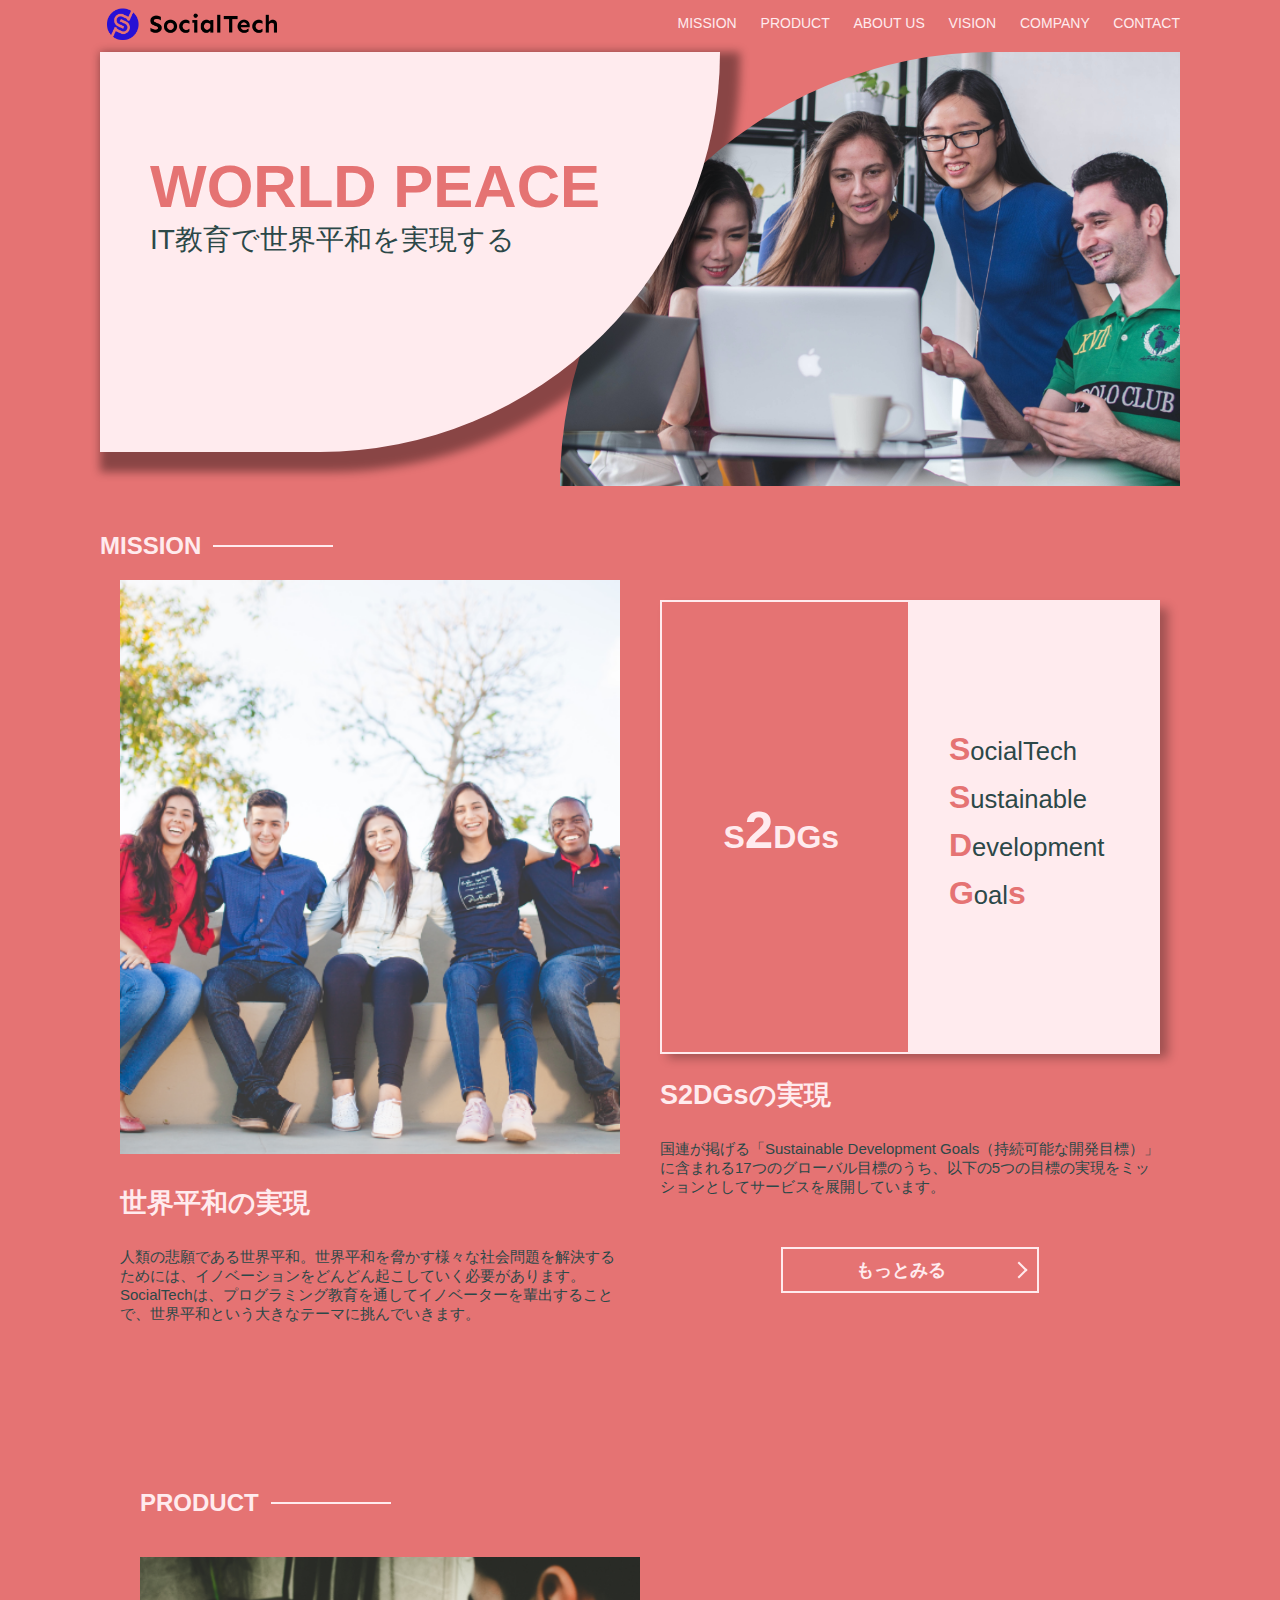
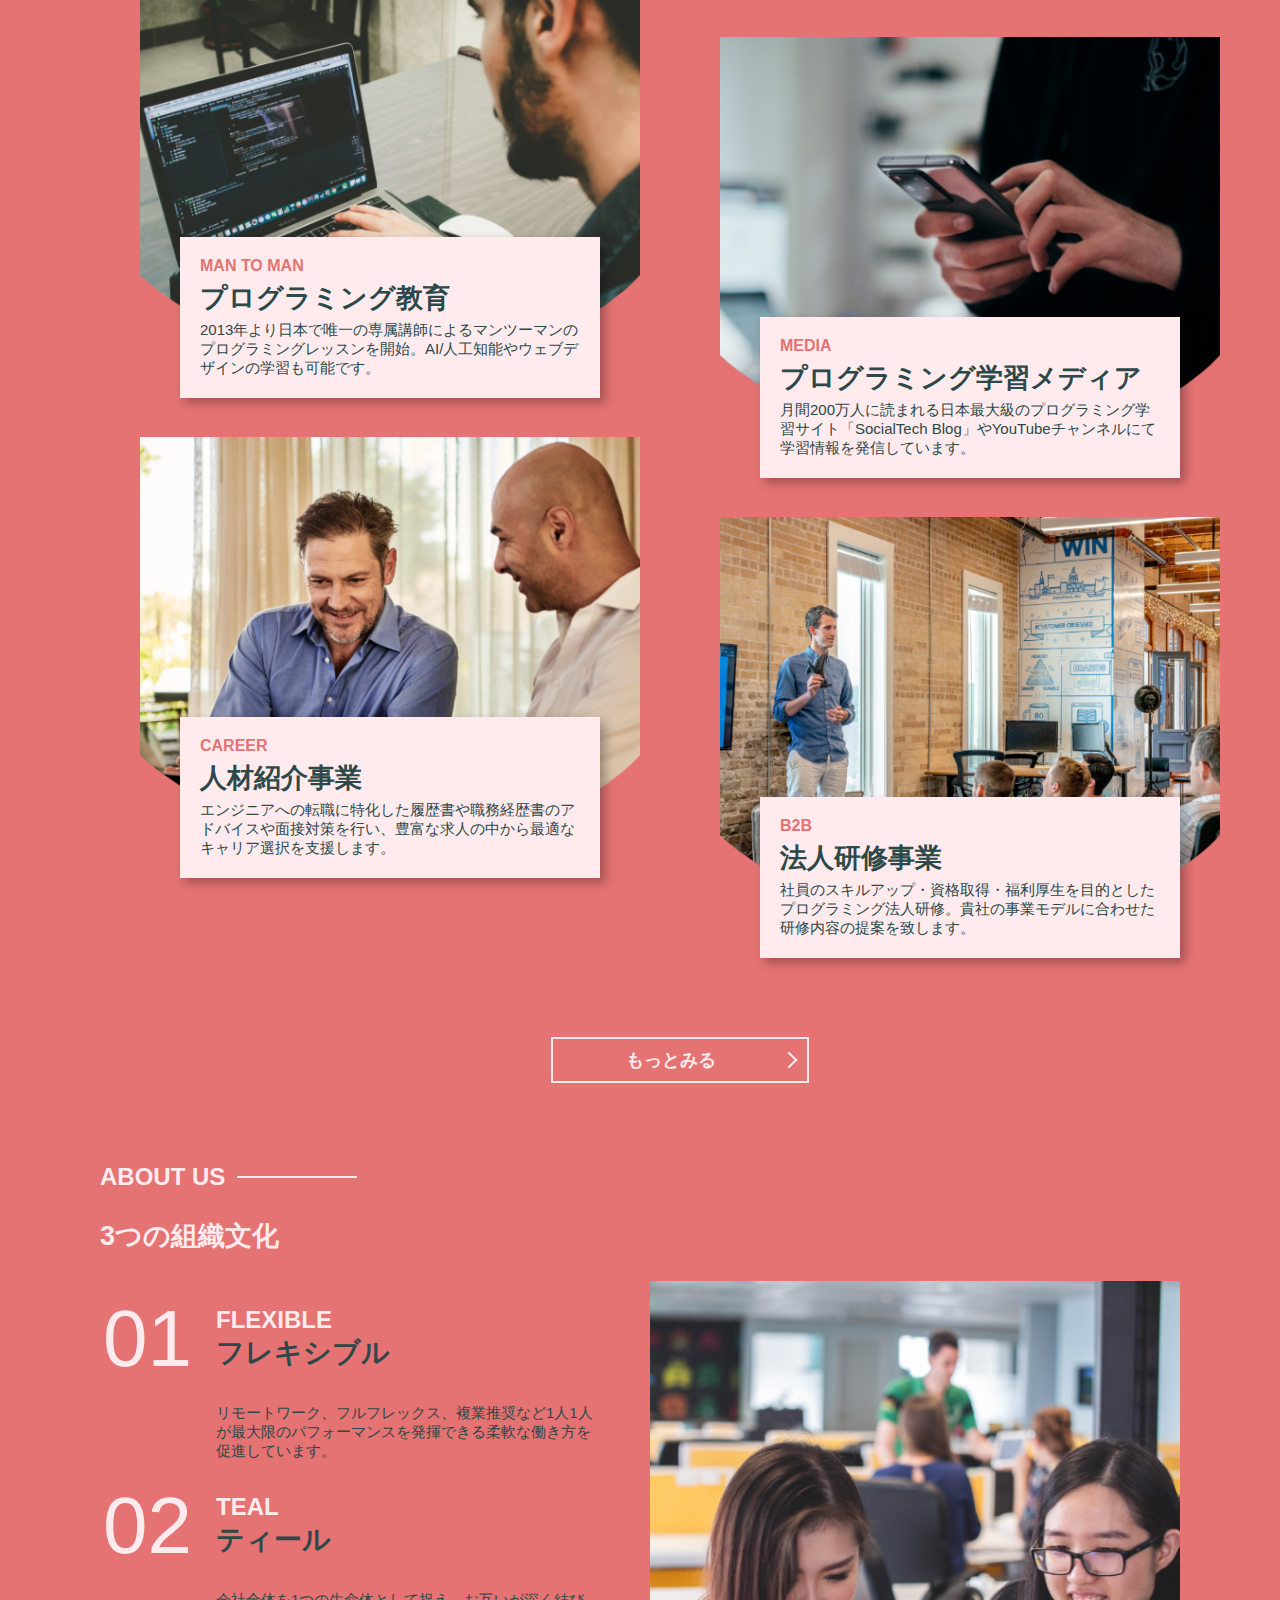
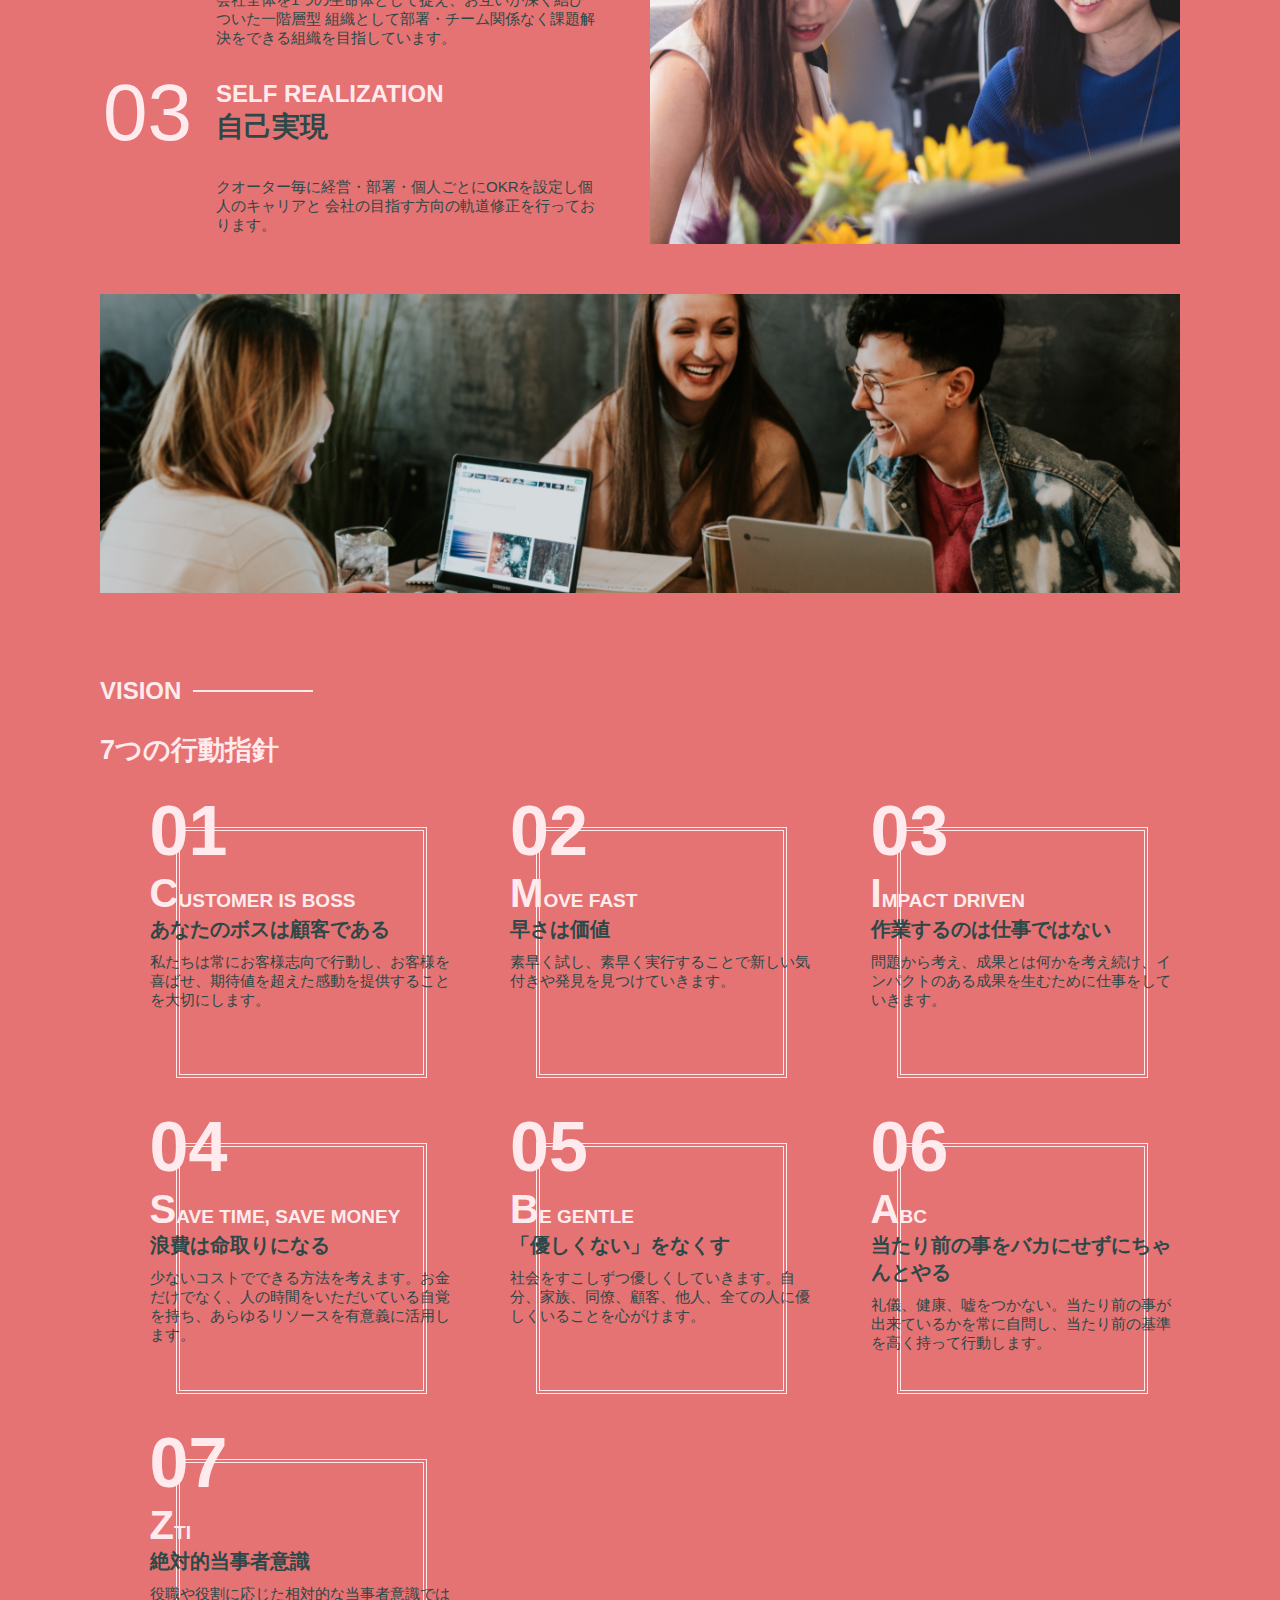
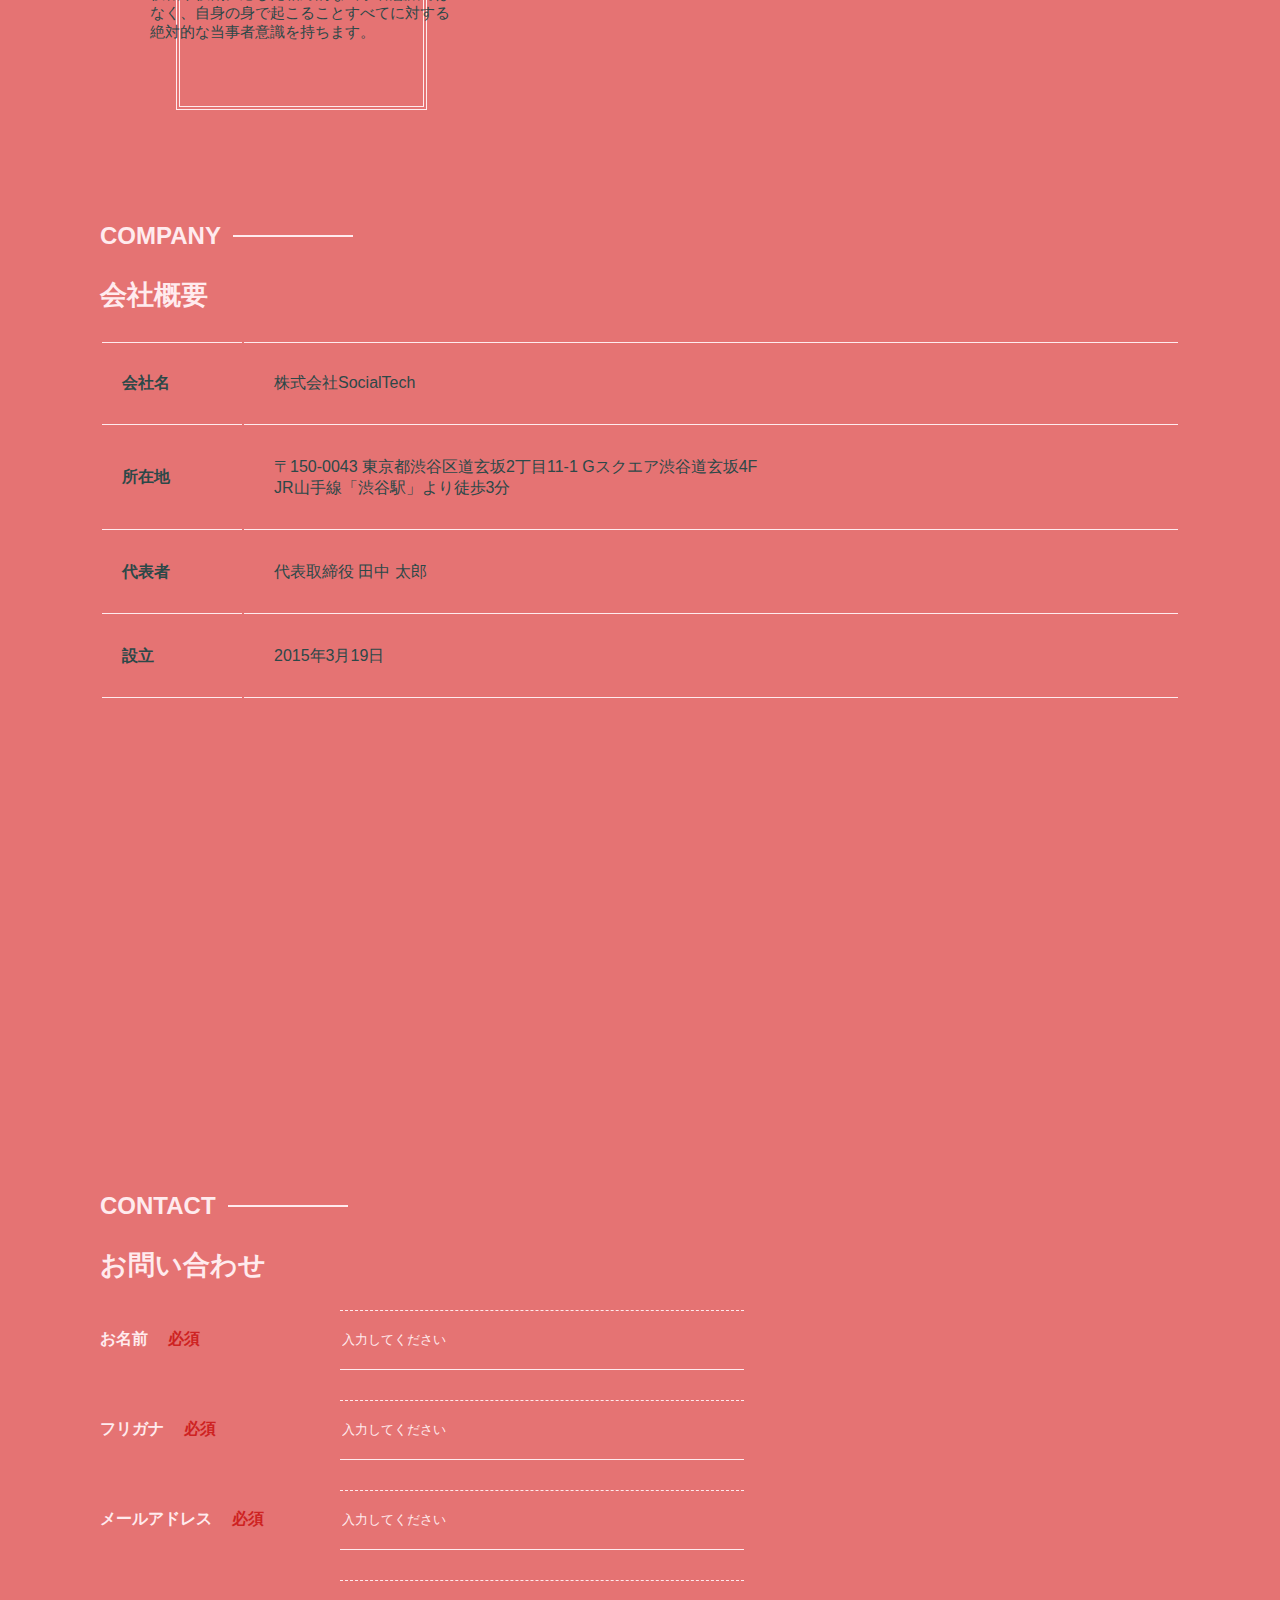
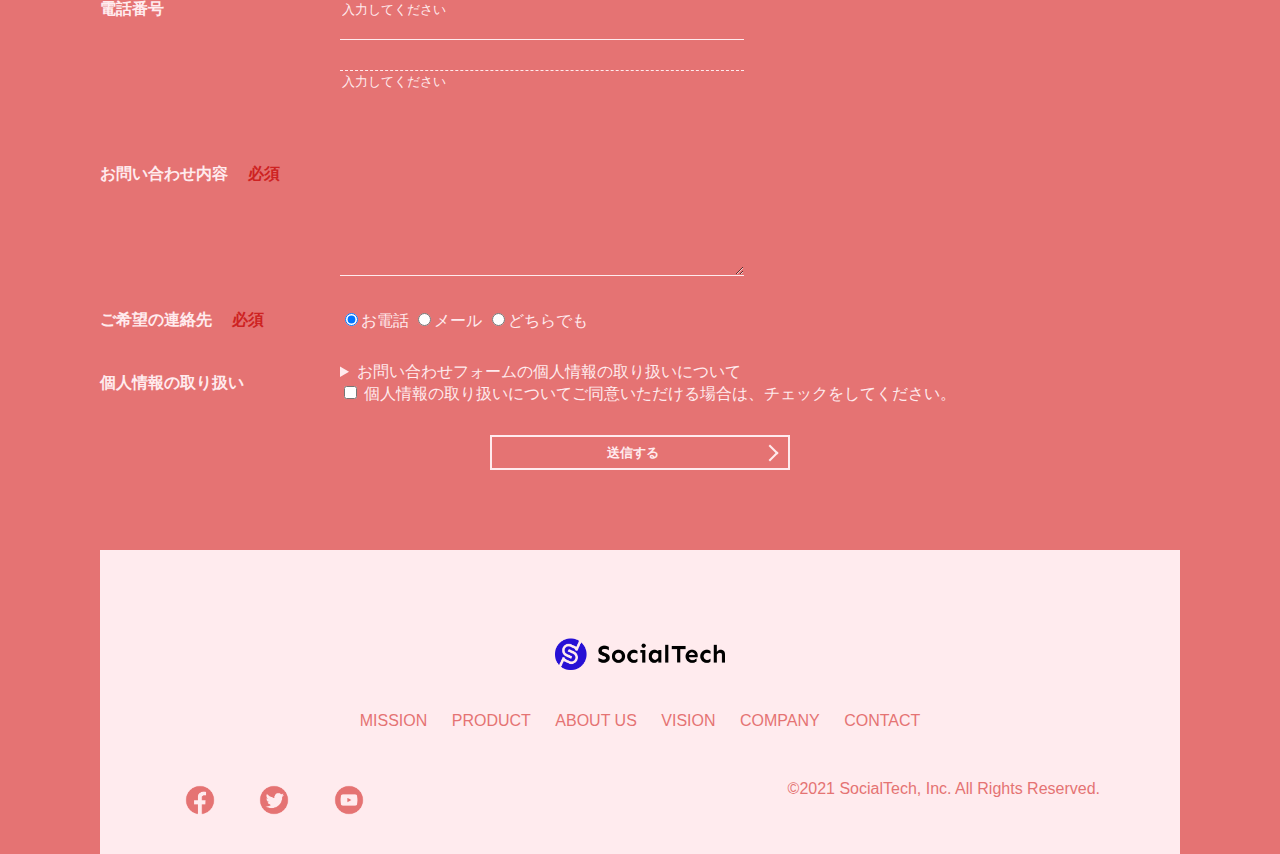
<file: index.html>
<!DOCTYPE html>
<html>
  <head>
    <title>SocialTech</title>
    <meta charset="utf-8" />
    <meta
      name="description"
      content="SocialTechはEdTech業界のリーディングカンパニーを目指します。"
    />
    <meta name="viewport" content="width=device-width, initial-scale=1.0" />
    <meta name="twitter:card" content="summary" />
    <meta name="twitter:site" content="＠Yamayamaaya" />
    <meta
      property="og:url"
      content="https://yamayamaaya.github.io/SocialTech.homepage/"
    />
    <meta property="og:title" content="SocialTech.homepage" />
    <meta
      property="og:description"
      content="SocialTechはEdTech業界のリーディングカンパニーを目指します。"
    />
    <meta
      property="og:image"
      content="https://yamayamaaya.github.io/SocialTech.homepage/images/logo-big.png"
    />
    <link rel="stylesheet" href="style.css" />
  </head>
  <body>
    <!-- ヘッダー -->
    <header>
      <!-- ロゴ -->
      <a href="index.html" id="logo"
        ><img src="images/logo.png" alt="トップページに戻る"
      /></a>

      　<!-- PC用ナビゲーション -->
      <nav id="nav-pc">
        <a href="mission.html">MISSION</a>
        <a href="product.html">PRODUCT</a>
        <a href="index.html#aboutus">ABOUT US</a>
        <a href="index.html#vision">VISION</a>
        <a href="index.html#company">COMPANY</a>
        <a href="index.html#contact">CONTACT</a>
      </nav>
      <!-- スマホ用メニューボタン -->
      <button
        id="menu-sp"
        onclick="document.getElementById('nav-sp').style.display = 'block'"
      >
        <span class="hamburger_bar"></span>
        <span class="hamburger_bar"></span>
        <span class="hamburger_bar"></span>
      </button>

      <!-- スマホ用ナビゲーション -->
      <nav id="nav-sp">
        <button
          id="close"
          onclick="document.getElementById('nav-sp').style.display = 'none'"
        >
          <span class="square_btn"></span>
        </button>
        <a
          id="logo-sp"
          href="index.html"
          onclick="document.getElementById('nav-sp').style.display = 'none'"
          ><img src="images/logo.png" alt="トップページに戻る"
        /></a>
        <a
          class="menu"
          href="mission.html"
          onclick="document.getElementById('nav-sp').style.display = 'none'"
          >MISSION</a
        >
        <a
          class="menu"
          href="product.html"
          onclick="document.getElementById('nav-sp').style.display = 'none'"
          >PRODUCT</a
        >
        <a
          class="menu"
          href="index.html#aboutus"
          onclick="document.getElementById('nav-sp').style.display = 'none'"
          >ABOUT US</a
        >
        <a
          class="menu"
          href="index.html#vision"
          onclick="document.getElementById('nav-sp').style.display = 'none'"
          >VISION</a
        >
        <a
          class="menu"
          href="index.html#company"
          onclick="document.getElementById('nav-sp').style.display = 'none'"
          >COMPANY</a
        >
        <a
          class="menu"
          href="index.html#contact"
          onclick="document.getElementById('nav-sp').style.display = 'none'"
          >CONTACT</a
        >
        <div id="sns">
          <a href="https://www.facebook.com/sejuku2013"
            ><img
              src="images/facebook.png"
              alt="Facebookのリンク"
              width="40px"
              height="40px"
          /></a>
          <a href="https://twitter.com/samuraijuku"
            ><img
              src="images/twitter.png"
              alt="Twitterのリンク"
              width="40px"
              height="40px"
          /></a>
          <a href="https://www.youtube.com/channel/UCCFOQO5aDK0xXam4cUQXT8g"
            ><img
              src="images/youtube.png"
              alt="YouTubeのリンク"
              width="40px"
              height="40px"
          /></a>
        </div>
      </nav>
    </header>
    <main>
      <article>
        <!-- メインビジュアル -->
        <section id="main-visual">
          <div id="main-message">
            <h1>WORLD PEACE</h1>
            <p>IT教育で世界平和を実現する</p>
          </div>
          <img
            src="images/index/index-main.png"
            alt="PCの周りに集まる多国籍の仲間たち"
          />
        </section>
        <!--ミッション-->
        <section id="mission">
          <h2 class="">MISSION</h2>
          <div id="mission-flex">
            <div>
              <img
                id="mission-photo"
                src="images/index/index-mission.png"
                alt="屋外のベンチで写真を撮影する多国籍の仲間たち"
              />
              <h3>世界平和の実現</h3>
              <p>
                人類の悲願である世界平和。世界平和を脅かす様々な社会問題を解決するためには、イノベーションをどんどん起こしていく必要があります。SocialTechは、プログラミング教育を通してイノベーターを輩出することで、世界平和という大きなテーマに挑んでいきます。
              </p>
            </div>
            <div>
              <div id="s2dgs">
                <div id="s2dgs-left">
                  <h3>2</h3>
                </div>
                <div id="s2dgs-right">
                  <div>
                    <span id="line1">ocialTech</span>
                    <span id="line2">ustainable</span>
                    <span id="line3">evelopment</span>
                    <span id="line4">oal</span>
                  </div>
                </div>
              </div>
              <h3>S2DGsの実現</h3>
              <p>
                国連が掲げる「Sustainable Development
                Goals（持続可能な開発目標）」に含まれる17つのグローバル目標のうち、以下の5つの目標の実現をミッションとしてサービスを展開しています。
              </p>
              <a class="more-button" href="mission.html"> もっとみる</a>
            </div>
          </div>
        </section>
        <!-- プロダクト -->
        <section id="product">
          <h2 class="index-h2">PRODUCT</h2>
          <div>
            <div id="product-left">
              <div>
                <img
                  class="product-photo"
                  src="images/index/index-mantoman.png"
                  alt="PCでコードを書く男性"
                />
                <div class="product-explain">
                  <span>MAN TO MAN</span>
                  <h3>プログラミング教育</h3>
                  <p>
                    2013年より日本で唯一の専属講師によるマンツーマンのプログラミングレッスンを開始。AI/人工知能やウェブデザインの学習も可能です。
                  </p>
                </div>
              </div>
              <div>
                <img
                  class="product-photo"
                  src="images/index/index-career.png"
                  alt="笑顔で話し合う2人の男性"
                />
                <div class="product-explain">
                  <span>CAREER</span>
                  <h3>人材紹介事業</h3>
                  <p>
                    エンジニアへの転職に特化した履歴書や職務経歴書のアドバイスや面接対策を行い、豊富な求人の中から最適なキャリア選択を支援します。
                  </p>
                </div>
              </div>
            </div>
            <div id="product-right">
              <div>
                <img
                  class="product-photo"
                  src="images/index/index-media.png"
                  alt="スマートフォンを操作する人"
                />
                <div class="product-explain">
                  <span>MEDIA</span>
                  <h3>プログラミング学習メディア</h3>
                  <p>
                    月間200万人に読まれる日本最大級のプログラミング学習サイト「SocialTech
                    Blog」やYouTubeチャンネルにて学習情報を発信しています。
                  </p>
                </div>
              </div>
              <div>
                <img
                  class="product-photo"
                  src="images/index/index-b2b.png"
                  alt="講演中の男性とそれを聴く人々"
                />
                <div class="product-explain">
                  <span>B2B</span>
                  <h3>法人研修事業</h3>
                  <p>
                    社員のスキルアップ・資格取得・福利厚生を目的としたプログラミング法人研修。貴社の事業モデルに合わせた研修内容の提案を致します。
                  </p>
                </div>
              </div>
            </div>
          </div>
          <div>
            <a class="more-button" href="product.html"> もっとみる</a>
          </div>
        </section>
        <!---ABOUT US-->
        <section id="aboutus">
          <h2 class="index-h2">ABOUT US</h2>
          <h3>3つの組織文化</h3>
          <div>
            <table class="culture-table">
              <tr>
                <td>
                  <span class="culture-num">01</span>
                </td>
                <td>
                  <span class="culture-en">FLEXIBLE</span>
                  <span class="culture-jp">フレキシブル</span>
                </td>
              </tr>
              <tr>
                <td>
                  <!--空のセル-->
                </td>
                <td>
                  <p class="culture-description">
                    リモートワーク、フルフレックス、複業推奨など1人1人が最大限のパフォーマンスを発揮できる柔軟な働き方を促進しています。
                  </p>
                </td>
              </tr>
              <tr>
                <td>
                  <span class="culture-num">02</span>
                </td>
                <td>
                  <span class="culture-en">TEAL</span>
                  <span class="culture-jp">ティール</span>
                </td>
              </tr>
              <tr>
                <td>
                  <!--空のセル-->
                </td>
                <td>
                  <p class="culture-description">
                    会社全体を1つの生命体として捉え、お互いが深く結びついた一階層型
                    組織として部署・チーム関係なく課題解決をできる組織を目指しています。
                  </p>
                </td>
              </tr>
              <tr>
                <td>
                  <span class="culture-num">03</span>
                </td>
                <td>
                  <span class="culture-en">SELF REALIZATION</span>
                  <span class="culture-jp">自己実現</span>
                </td>
              </tr>
              <tr>
                <td>
                  <!--空のセル-->
                </td>
                <td>
                  <p class="culture-description">
                    クオーター毎に経営・部署・個人ごとにOKRを設定し個人のキャリアと
                    会社の目指す方向の軌道修正を行っております。
                  </p>
                </td>
              </tr>
            </table>
            <img
              class="culture-img"
              src="images/index/index-aboutus1.png"
              alt="笑顔で話し合う2人の女性"
            />
          </div>
          <img
            class="culture-img2"
            src="images/index/index-aboutus2.png"
            alt="笑顔で話し合う3人の男女"
          />
        </section>
        <!-- VISION -->
        <section id="vision">
          <h2 class="index-h2">VISION</h2>
          <h3>7つの行動指針</h3>
          <div>
            <div class="vision-box">
              <span>
                <h1>01</h1>
                <h4>CUSTOMER IS BOSS</h4>
                <h5>あなたのボスは顧客である</h5>
                <p>
                  私たちは常にお客様志向で行動し、お客様を喜ばせ、期待値を超えた感動を提供することを大切にします。
                </p>
              </span>
            </div>
            <div class="vision-box">
              <span>
                <h1>02</h1>
                <h4>MOVE FAST</h4>
                <h5>早さは価値</h5>
                <p>
                  素早く試し、素早く実行することで新しい気付きや発見を見つけていきます。
                </p>
              </span>
            </div>
            <div class="vision-box">
              <span>
                <h1>03</h1>
                <h4>IMPACT DRIVEN</h4>
                <h5>作業するのは仕事ではない</h5>
                <p>
                  問題から考え、成果とは何かを考え続け、インパクトのある成果を生むために仕事をしていきます。
                </p>
              </span>
            </div>
            <div class="vision-box">
              <span>
                <h1>04</h1>
                <h4>SAVE TIME, SAVE MONEY</h4>
                <h5>浪費は命取りになる</h5>
                <p>
                  少ないコストでできる方法を考えます。お金だけでなく、人の時間をいただいている自覚を持ち、あらゆるリソースを有意義に活用します。
                </p>
              </span>
            </div>
            <div class="vision-box">
              <span>
                <h1>05</h1>
                <h4>BE GENTLE</h4>
                <h5>「優しくない」をなくす</h5>
                <p>
                  社会をすこしずつ優しくしていきます。自分、家族、同僚、顧客、他人、全ての人に優しくいることを心がけます。
                </p>
              </span>
            </div>
            <div class="vision-box">
              <span>
                <h1>06</h1>
                <h4>ABC</h4>
                <h5>当たり前の事をバカにせずにちゃんとやる</h5>
                <p>
                  礼儀、健康、嘘をつかない。当たり前の事が出来ているかを常に自問し、当たり前の基準を高く持って行動します。
                </p>
              </span>
            </div>
            <div class="vision-box">
              <span>
                <h1>07</h1>
                <h4>ZTI</h4>
                <h5>絶対的当事者意識</h5>
                <p>
                  役職や役割に応じた相対的な当事者意識ではなく、自身の身で起こることすべてに対する絶対的な当事者意識を持ちます。
                </p>
              </span>
            </div>
          </div>
        </section>
        <!-- COMPANY -->
        <section id="company">
          <h2 class="index-h2">COMPANY</h2>
          <h3>会社概要</h3>
          <table id="company-table">
            <tr>
              <th class="tableheader-first">会社名</th>
              <td class="cell-first">株式会社SocialTech</td>
            </tr>
            <tr>
              <th class="tableheader">所在地</th>
              <td class="cell">
                〒150-0043 東京都渋谷区道玄坂2丁目11-1 Gスクエア渋谷道玄坂4F<br />JR山手線「渋谷駅」より徒歩3分
              </td>
            </tr>
            <tr>
              <th class="tableheader">代表者</th>
              <td class="cell">代表取締役 田中 太郎</td>
            </tr>
            <tr>
              <th class="tableheader">設立</th>
              <td class="cell">2015年3月19日</td>
            </tr>
          </table>
          <iframe
            src="https://www.google.com/maps/embed?pb=!1m18!1m12!1m3!1d3241.7759544892483!2d139.69399665123464!3d35.65789123876098!2m3!1f0!2f0!3f0!3m2!1i1024!2i768!4f13.1!3m3!1m2!1s0x60188caa0042e8d1%3A0xba130bea826a7aa2!2z44CSMTUwLTAwNDMg5p2x5Lqs6YO95riL6LC35Yy66YGT546E5Z2C77yS5LiB55uu77yR77yR4oiS77yR!5e0!3m2!1sja!2sjp!4v1636872991912!5m2!1sja!2sjp"
            style="border: 0"
            allowfullscreen=""
            loading="lazy"
          >
          </iframe>
        </section>
        <!-- お問い合わせフォーム -->
        <section id="contact">
          <h2 class="index-h2">CONTACT</h2>
          <h3>お問い合わせ</h3>
          <form action="https://api.staticforms.xyz/submit" method="post">
            <input type="text" name="honeypot" style="display: none" />
            <!-- STATIC FORMSのアクセスキー -->
            <input
              type="hidden"
              name="accessKey"
              value="89de106c-55fe-4317-b612-59cf004af88b"
            />
            <!--メールのタイトル-->
            <input type="hidden" name="subject" value="お問い合わせフォーム" />
            <!--送信先のメールアドレスをvalueに設定する-->
            <input type="hidden" name="replyTo" value="yugo139013@gmail.com" />
            <!--redirectToのURLは公開後のURLへリンクする-->
            <input
              type="hidden"
              name="redirectTo"
              value="https://yamayamaaya.github.io/SocialTech.homepage/"
            />
            <div>
              <div class="contact-heading">
                <label class="contact-label"
                  >お名前<span class="contact-span">必須</span></label
                >
              </div>
              <div class="contact-form">
                <input
                  type="text"
                  name="name"
                  placeholder="入力してください"
                  class="contact-textbox"
                />
              </div>
            </div>
            <div>
              <div class="contact-heading">
                <label class="contact-label"
                  >フリガナ<span class="contact-span">必須</span></label
                >
              </div>
              <div>
                <input
                  type="text"
                  name="hurigana"
                  placeholder="入力してください"
                  class="contact-textbox"
                />
              </div>
            </div>
            <div>
              <div class="contact-heading">
                <label class="contact-label"
                  >メールアドレス<span class="contact-span">必須</span></label
                >
              </div>
              <div>
                <input
                  type="text"
                  name="email"
                  placeholder="入力してください"
                  class="contact-textbox"
                />
              </div>
            </div>
            <div>
              <div class="contact-heading">
                <label class="contact-label">電話番号</label>
              </div>
              <div>
                <input
                  type="text"
                  name="tel"
                  placeholder="入力してください"
                  class="contact-textbox"
                />
              </div>
            </div>
            <div>
              <div class="contact-heading">
                <label class="contact-label"
                  >お問い合わせ内容<span class="contact-span">必須</span></label
                >
              </div>
              <div>
                <textarea
                  class="contact-textarea"
                  placeholder="入力してください"
                  name="message"
                ></textarea>
              </div>
            </div>
            <div>
              <div class="contact-heading">
                <label class="contact-label"
                  >ご希望の連絡先<span class="contact-span">必須</span></label
                >
              </div>
              <div>
                <input
                  class="radiobutton"
                  type="radio"
                  value="tel"
                  name="contact"
                  checked
                /><label>お電話</label>
                <input
                  class="radiobutton"
                  type="radio"
                  value="mail"
                  name="contact"
                /><label>メール</label>
                <input
                  class="radiobutton"
                  type="radio"
                  value="both"
                  name="contact"
                /><label>どちらでも</label>
              </div>
            </div>
            <div>
              <div class="contact-heading">
                <label class="contact-label">個人情報の取り扱い</label>
              </div>
              <div>
                <details>
                  <summary>
                    お問い合わせフォームの個人情報の取り扱いについて
                  </summary>
                  <div>
                    <span>１．組織の名称又は氏名</span><br />
                    株式会社SocialTech<br /><br />
                    <span
                      >２．個人情報保護管理者（若しくはその代理人）の氏名又は職名、所属及び連絡先
                      鈴木 一郎 コーポレート部</span
                    ><br />
                    メールアドレス：support@socialtech.net<br />
                    TEL：03-xxxx-xxxx<br />
                    <span>３．個人情報の利用目的</span><br />
                    ・本サービス及び本サービスに関連する情報の提供又はそれらに関する連絡のため<br />
                    ・ユーザーの本人確認のため<br />
                    ・当社サービスのご案内のため<br />
                    ・当社の商品等の広告または宣伝（電子メールによるものを含むものとします。）<br /><br />
                    <span>４．個人情報の取り扱い業務の委託</span><br />
                    個人情報の取扱業務の全部または一部を外部に業務委託する場合があります。<br />
                    その際、弊社は、個人情報を適切に保護できる管理体制を敷き実行していることを条件として<br />
                    委託先を厳選したうえで、機密保持契約を委託先と締結し、お客様の個人情報を厳密に管理させます。<br /><br />
                    <span>５．個人情報の開示等の請求</span><br />
                    お客様は、弊社に対してご自身の個人情報の開示等（利用目的の通知、開示、内容の訂正・追加・削除、利用の停止または消去、第三者への提供の停止）に関して、当社問合わせ窓口に申し出ることができます。<br />
                    その際、弊社はお客様ご本人を確認させていただいたうえで、合理的な期間内に対応いたします。<br /><br />
                    なお、個人情報に関する弊社問合わせ先は、次の通りです。<br /><br />
                    株式会社SocialTech　個人情報問合せ窓口<br />
                    〒150-0043　東京都渋谷区道玄坂2丁目11-1 Ｇスクエア渋谷道玄坂
                    4F<br />
                    メールアドレス：support@socialtech.net　TEL：03-xxxx-xxxx<br /><br />
                    <span>６．個人情報を提供されることの任意性について</span
                    ><br /><br />
                    お客様がご自身の個人情報を弊社に提供されるか否かは、お客様のご判断によりますが、もしご提供されない場合には、適切なサービスが提供できない場合がありますので予めご了承ください。
                  </div>
                </details>
                <input type="checkbox" name="agree" />
                <span
                  >個人情報の取り扱いについてご同意いただける場合は、チェックをしてください。</span
                >
              </div>
            </div>

            <button class="button-arrow-inner" type="submit">
              <spam> 送信する </spam>
            </button>
          </form>
        </section>
      </article>
      <footer>
        <div id="footer-logo">
          <img src="images/logo.png" alt="SocialTech" />
        </div>
        <div id="footer-link">
          <a href="mission.html">MISSION</a>
          <a href="product.html">PRODUCT</a>
          <a href="index.html#aboutus">ABOUT US</a>
          <a href="index.html#vision">VISION</a>
          <a href="index.html#company">COMPANY</a>
          <a href="index.html#contact">CONTACT</a>
        </div>
        <div id="sns-footer">
          <a href="https://www.facebook.com/sejuku2013"
            ><img
              src="images/facebook.png"
              alt="Facebookのリンク"
              width="40px"
              height="40px"
          /></a>
          <a href="https://twitter.com/samuraijuku"
            ><img
              src="images/twitter.png"
              alt="Twitterのリンク"
              width="40px"
              height="40px"
          /></a>
          <a href="https://www.youtube.com/channel/UCCFOQO5aDK0xXam4cUQXT8g"
            ><img
              src="images/youtube.png"
              alt="YouTubeのリンク"
              width="40px"
              height="40px"
          /></a>
          <span id="copyright"
            >&copy;2021 SocialTech, Inc. All Rights Reserved.
          </span>
        </div>
      </footer>
    </main>
  </body>
</html>
</file>
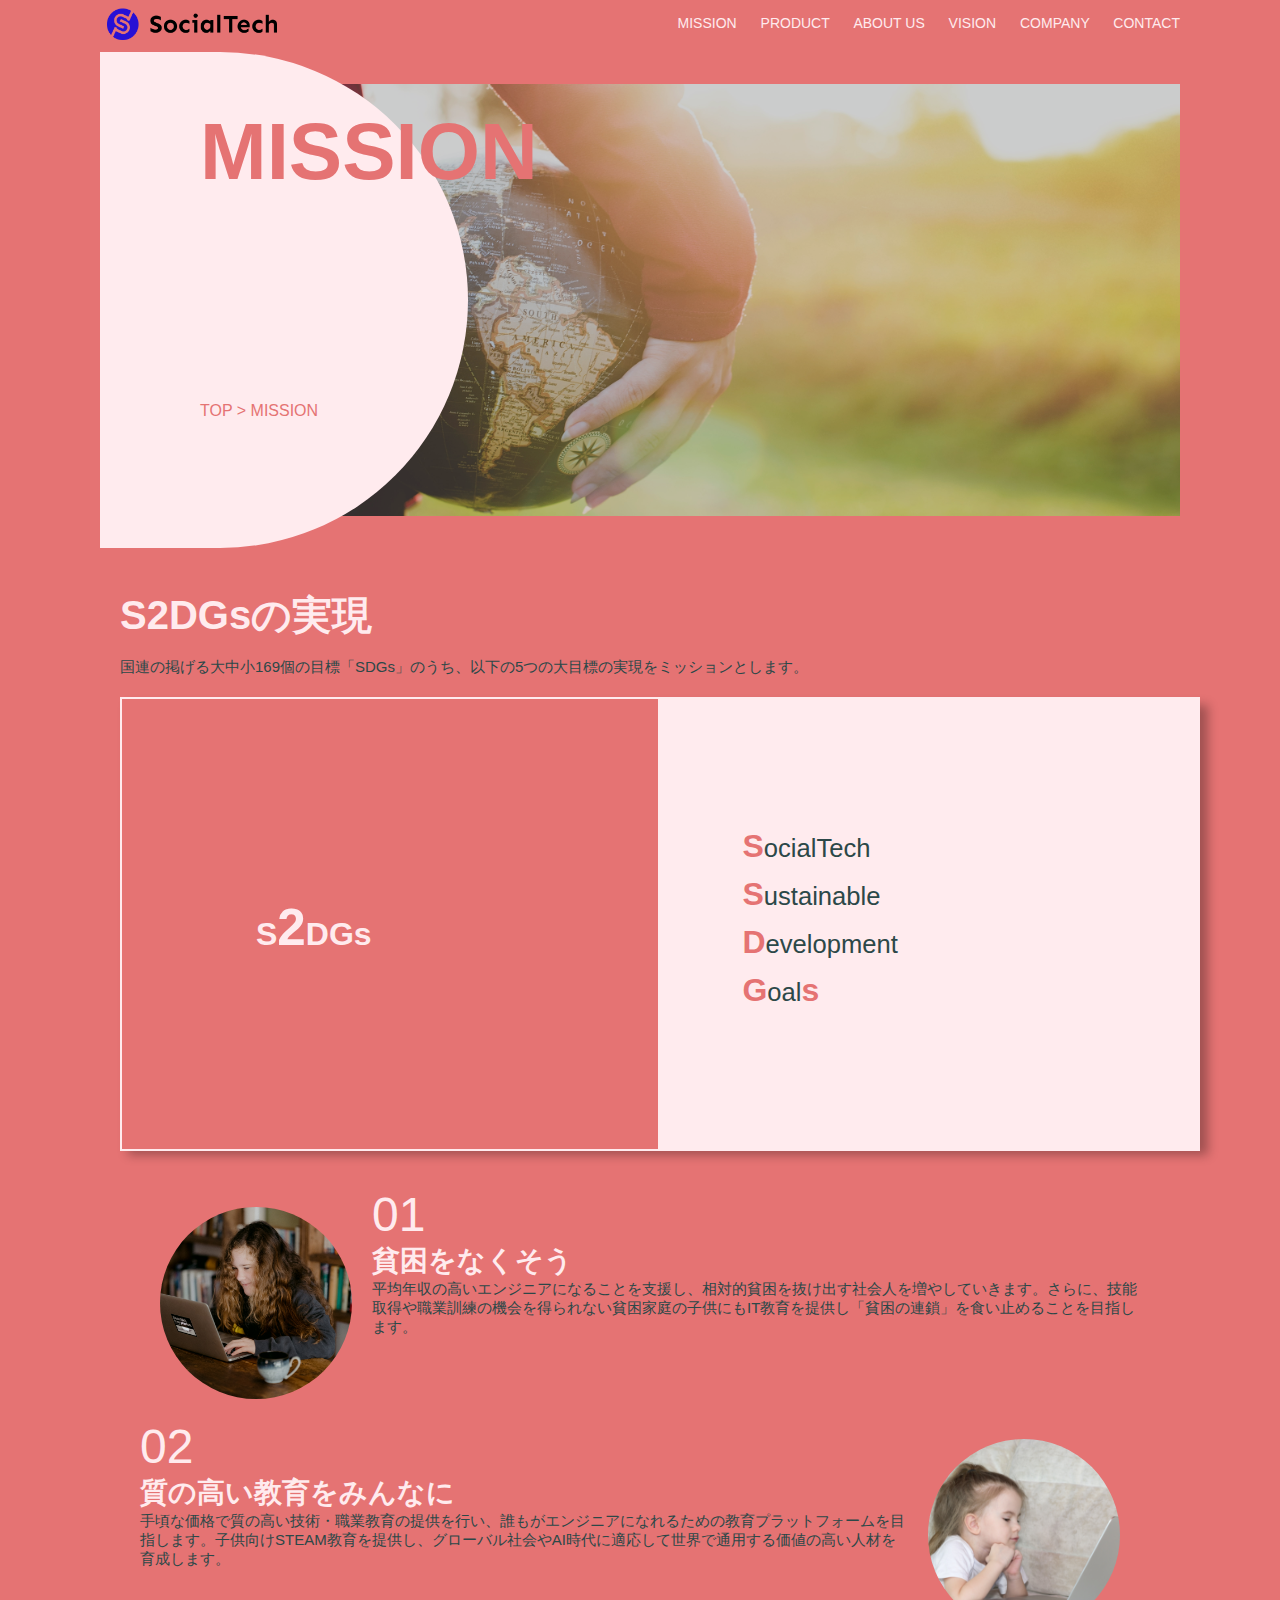
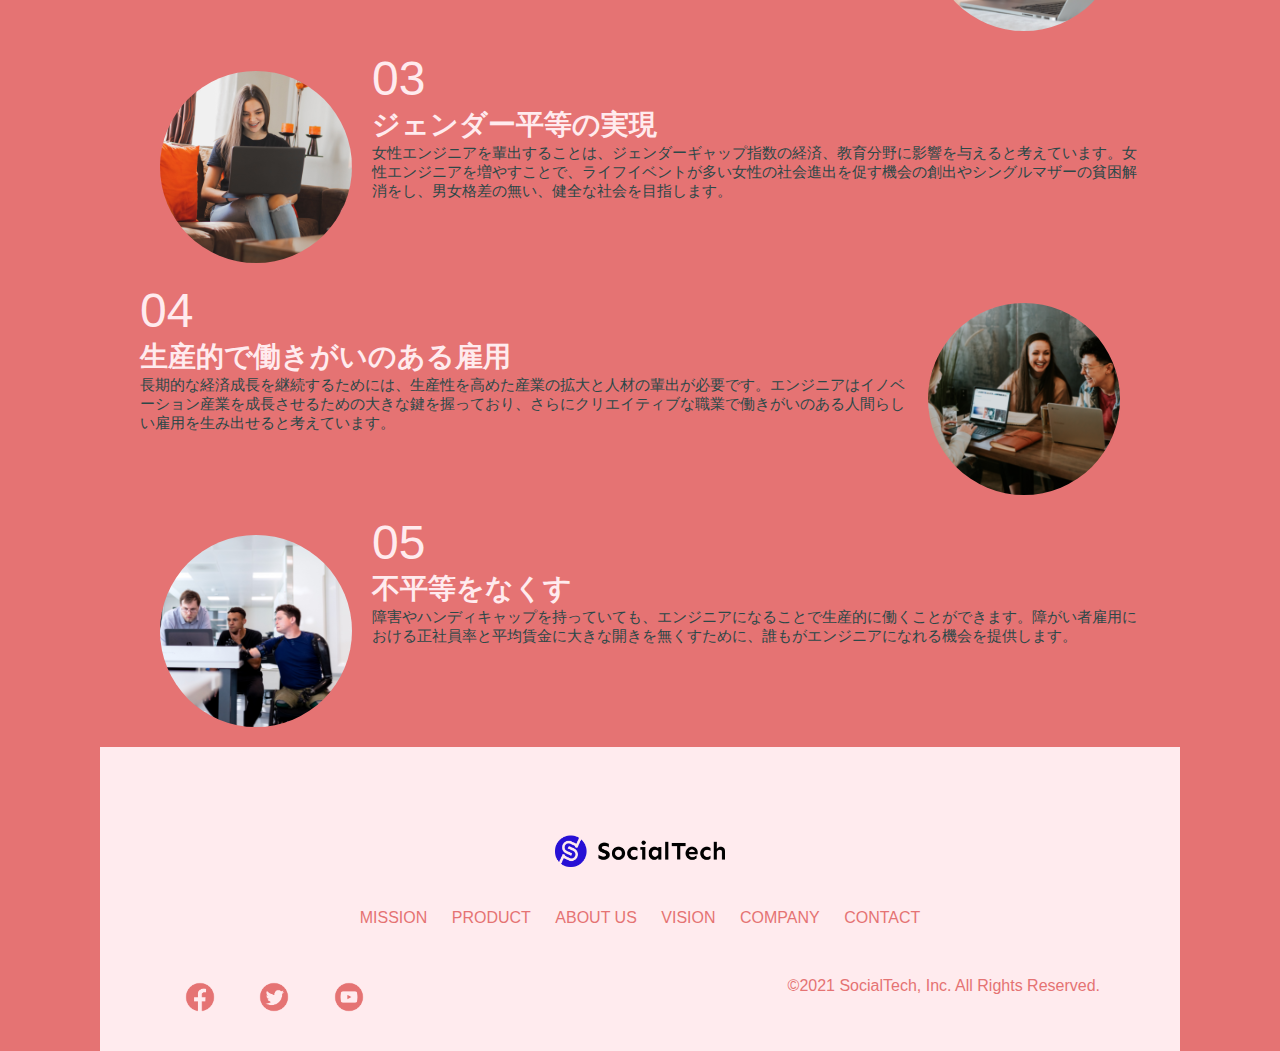
<file: mission.html>
<!DOCTYPE html>
<html>
  <head>
    <title>SocialTech - MISSION ミッション -</title>
    <meta charset="utf-8" />
    <meta
      name="description"
      content="SocialTechが目指す5つの目標（S2DGs）を紹介します"
    />
    <meta name="viewport" content="width=device-width, initial-scale=1.0" />
    <link rel="stylesheet" href="style.css" />
  </head>

  <body>
    <!-- ヘッダー -->
    <header>
      <!-- ロゴ -->
      <a href="index.html" id="logo"
        ><img src="images/logo.png" alt="トップページに戻る"
      /></a>

      　<!-- PC用ナビゲーション -->
      <nav id="nav-pc">
        <a href="mission.html">MISSION</a>
        <a href="product.html">PRODUCT</a>
        <a href="index.html#aboutus">ABOUT US</a>
        <a href="index.html#vision">VISION</a>
        <a href="index.html#company">COMPANY</a>
        <a href="index.html#contact">CONTACT</a>
      </nav>
      <!-- スマホ用メニューボタン -->
      <button
        id="menu-sp"
        onclick="document.getElementById('nav-sp').style.display = 'block'"
      >
        <span class="hamburger_bar"></span>
        <span class="hamburger_bar"></span>
        <span class="hamburger_bar"></span>
      </button>

      <!-- スマホ用ナビゲーション -->
      <nav id="nav-sp">
        <button
          id="close"
          onclick="document.getElementById('nav-sp').style.display = 'none'"
        >
          <span class="square_btn"></span>
        </button>
        <a
          id="logo-sp"
          href="index.html"
          onclick="document.getElementById('nav-sp').style.display = 'none'"
          ><img src="images/logo.png" alt="トップページに戻る"
        /></a>
        <a
          class="menu"
          href="mission.html"
          onclick="document.getElementById('nav-sp').style.display = 'none'"
          >MISSION</a
        >
        <a
          class="menu"
          href="product.html"
          onclick="document.getElementById('nav-sp').style.display = 'none'"
          >PRODUCT</a
        >
        <a
          class="menu"
          href="index.html#aboutus"
          onclick="document.getElementById('nav-sp').style.display = 'none'"
          >ABOUT US</a
        >
        <a
          class="menu"
          href="index.html#vision"
          onclick="document.getElementById('nav-sp').style.display = 'none'"
          >VISION</a
        >
        <a
          class="menu"
          href="index.html#company"
          onclick="document.getElementById('nav-sp').style.display = 'none'"
          >COMPANY</a
        >
        <a
          class="menu"
          href="index.html#contact"
          onclick="document.getElementById('nav-sp').style.display = 'none'"
          >CONTACT</a
        >
        <div id="sns">
          <a href="https://www.facebook.com/sejuku2013"
            ><img
              src="images/facebook.png"
              alt="Facebookのリンク"
              width="40px"
              height="40px"
          /></a>
          <a href="https://twitter.com/samuraijuku"
            ><img
              src="images/twitter.png"
              alt="Twitterのリンク"
              width="40px"
              height="40px"
          /></a>
          <a href="https://www.youtube.com/channel/UCCFOQO5aDK0xXam4cUQXT8g"
            ><img
              src="images/youtube.png"
              alt="YouTubeのリンク"
              width="40px"
              height="40px"
          /></a>
        </div>
      </nav>
    </header>

    <main>
      <article>
        <section id="mission-main">
          <div id="mission-title" class="title-com">
            <h1>MISSION</h1>
            <span>ミッション</span>
            <div>TOP &gt; MISSION</div>
          </div>
        </section>
        <section id="mission-s2dgs">
          <h2 class="mission-h2">S2DGsの実現</h2>
          <p>
            国連の掲げる大中小169個の目標「SDGs」のうち、以下の5つの大目標の実現をミッションとします。
          </p>
          <div id="s2dgs">
            <div id="s2dgs-left">
              <h3>2</h3>
            </div>
            <div id="s2dgs-right">
              <div>
                <span id="line1">ocialTech</span>
                <span id="line2">ustainable</span>
                <span id="line3">evelopment</span>
                <span id="line4">oal</span>
              </div>
            </div>
          </div>
        </section>
        <section id="mission-5goals">
          <div>
            <img
              class="fivegoals-image-left"
              src="images/mission/mission-5goals01.png"
              alt="PCを操作する女の子"
            />
            <span class="fivegoals-number">01</span>
            <h3 class="fivegoals-h3">貧困をなくそう</h3>
            <p class="fivegoals-p">
              平均年収の高いエンジニアになることを支援し、相対的貧困を抜け出す社会人を増やしていきます。さらに、技能取得や職業訓練の機会を得られない貧困家庭の子供にもIT教育を提供し「貧困の連鎖」を食い止めることを目指します。
            </p>
          </div>

          <div>
            <img
              class="fivegoals-image-right"
              src="images/mission/mission-5goals02.png"
              alt="PCを見つめる小さい女の子"
            />
            <span class="fivegoals-number">02</span>
            <h3 class="fivegoals-h3">質の高い教育をみんなに</h3>
            <p class="fivegoals-p">
              手頃な価格で質の高い技術・職業教育の提供を行い、誰もがエンジニアになれるための教育プラットフォームを目指します。子供向けSTEAM教育を提供し、グローバル社会やAI時代に適応して世界で通用する価値の高い人材を育成します。
            </p>
          </div>

          <div>
            <img
              class="fivegoals-image-left"
              src="images/mission/mission-5goals03.png"
              alt="PCを操作する女性"
            />
            <span class="fivegoals-number">03</span>
            <h3 class="fivegoals-h3">ジェンダー平等の実現</h3>
            <p class="fivegoals-p">
              女性エンジニアを輩出することは、ジェンダーギャップ指数の経済、教育分野に影響を与えると考えています。女性エンジニアを増やすことで、ライフイベントが多い女性の社会進出を促す機会の創出やシングルマザーの貧困解消をし、男女格差の無い、健全な社会を目指します。
            </p>
          </div>

          <div>
            <img
              class="fivegoals-image-right"
              src="images/mission/mission-5goals04.png"
              alt="笑顔で話し合う3人の男女"
            />
            <span class="fivegoals-number">04</span>
            <h3 class="fivegoals-h3">生産的で働きがいのある雇用</h3>
            <p class="fivegoals-p">
              長期的な経済成長を継続するためには、生産性を高めた産業の拡大と人材の輩出が必要です。エンジニアはイノベーション産業を成長させるための大きな鍵を握っており、さらにクリエイティブな職業で働きがいのある人間らしい雇用を生み出せると考えています。
            </p>
          </div>

          <div>
            <img
              class="fivegoals-image-left"
              src="images/mission/mission-5goals05.png"
              alt="障害を持つ男性が生き生きと働く様子"
            />
            <span class="fivegoals-number">05</span>
            <h3 class="fivegoals-h3">不平等をなくす</h3>
            <p class="fivegoals-p">
              障害やハンディキャップを持っていても、エンジニアになることで生産的に働くことができます。障がい者雇用における正社員率と平均賃金に大きな開きを無くすために、誰もがエンジニアになれる機会を提供します。
            </p>
          </div>
        </section>
      </article>
      <footer>
        <div id="footer-logo">
          <img src="images/logo.png" alt="SocialTech" />
        </div>
        <div id="footer-link">
          <a href="mission.html">MISSION</a>
          <a href="product.html">PRODUCT</a>
          <a href="index.html#aboutus">ABOUT US</a>
          <a href="index.html#vision">VISION</a>
          <a href="index.html#company">COMPANY</a>
          <a href="index.html#contact">CONTACT</a>
        </div>
        <div id="sns-footer">
          <a href="https://www.facebook.com/sejuku2013"
            ><img
              src="images/facebook.png"
              alt="Facebookのリンク"
              width="40px"
              height="40px"
          /></a>
          <a href="https://twitter.com/samuraijuku"
            ><img
              src="images/twitter.png"
              alt="Twitterのリンク"
              width="40px"
              height="40px"
          /></a>
          <a href="https://www.youtube.com/channel/UCCFOQO5aDK0xXam4cUQXT8g"
            ><img
              src="images/youtube.png"
              alt="YouTubeのリンク"
              width="40px"
              height="40px"
          /></a>
          <span id="copyright"
            >&copy;2021 SocialTech, Inc. All Rights Reserved.
          </span>
        </div>
      </footer>
    </main>
  </body>
</html>
</file>
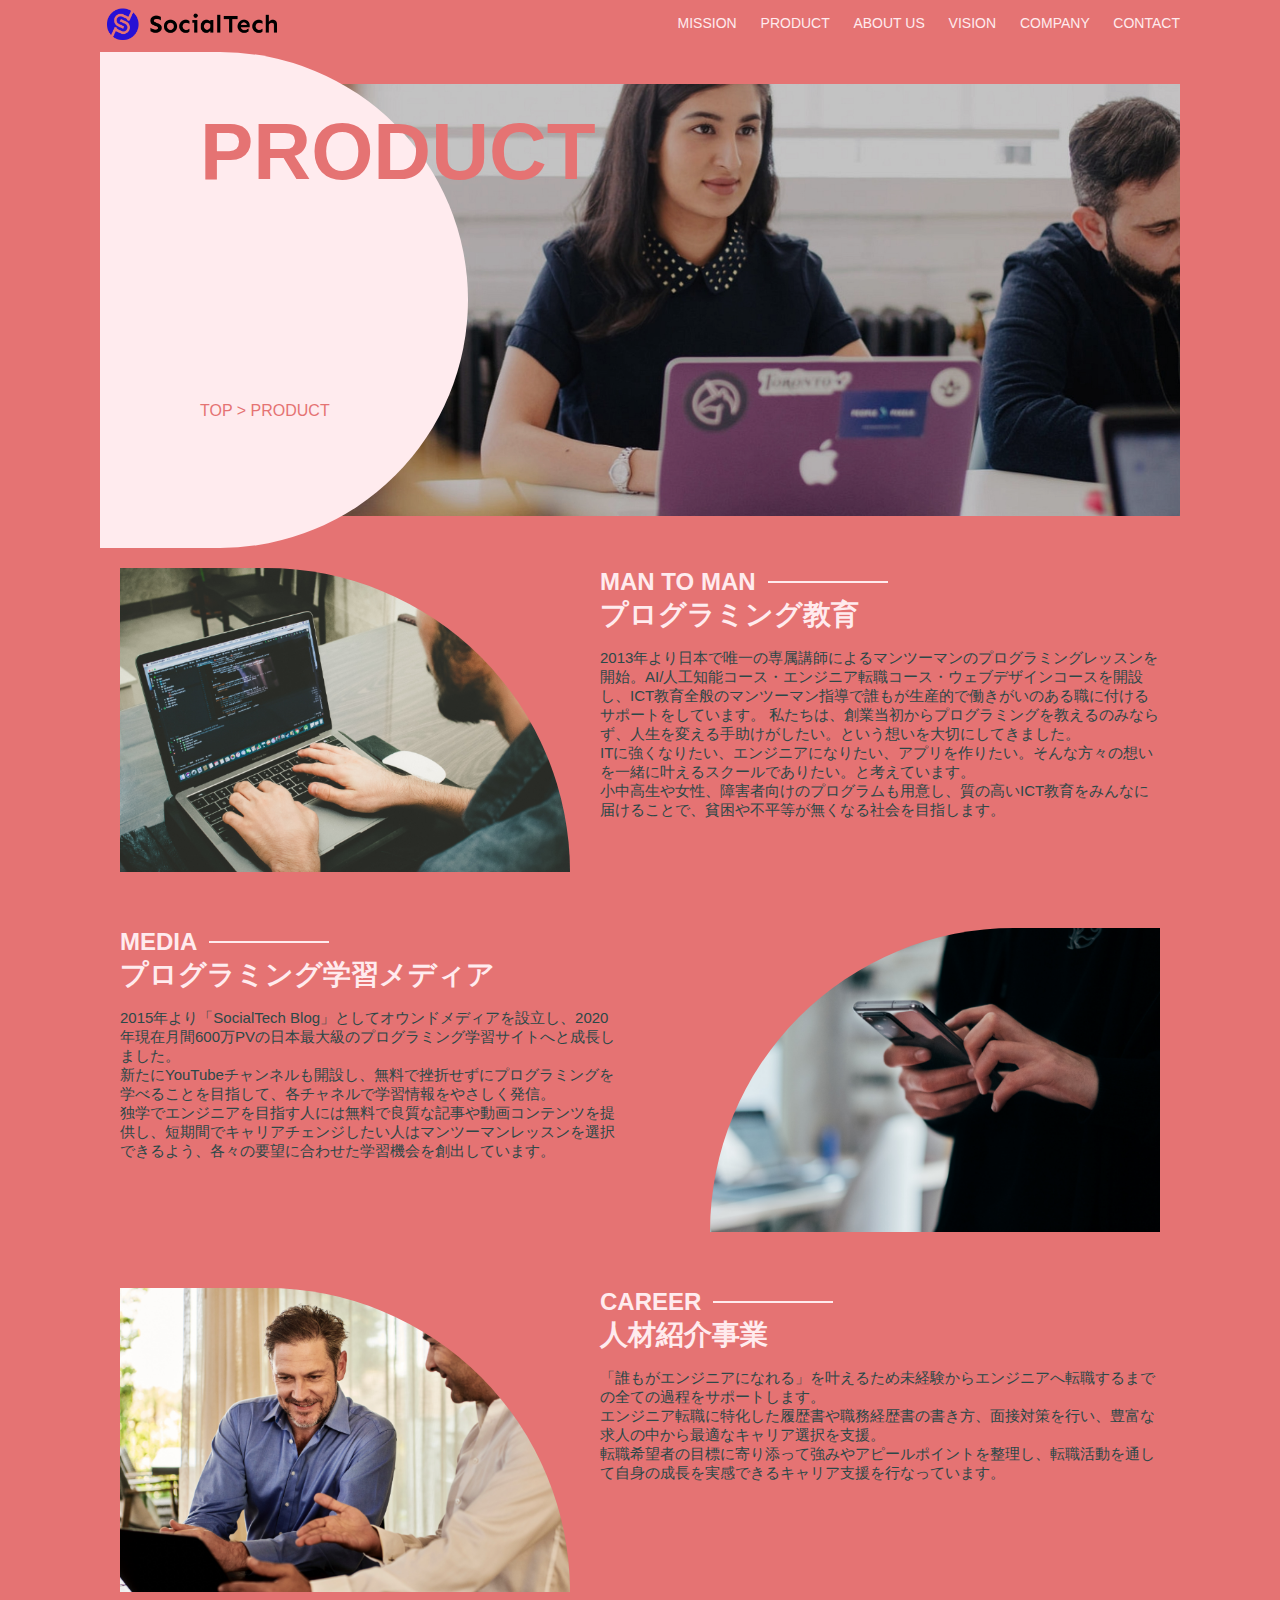
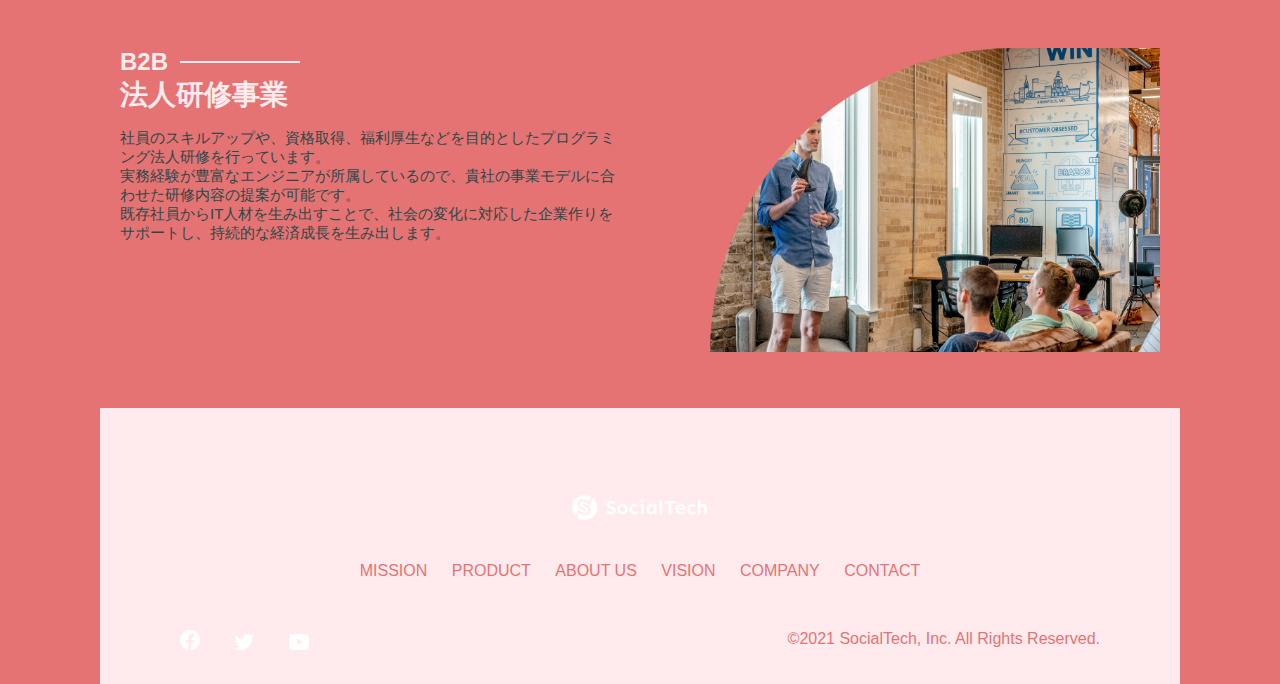
<file: product.html>
<!DOCTYPE html>
<html>
  <head>
    <title>SocialTech -PRODUCT プロダクト-</title>
    <meta charset="utf-8" />
    <meta
      name="description"
      content="SocialTechの4つのプロダクトを紹介します"
    />
    <meta name="viewport" content="width=device-width, initial-scale=1.0" />
    <link rel="stylesheet" href="style.css" />
  </head>

  <body>
    <!-- ヘッダー -->
    <header>
      <!-- ロゴ -->
      <a href="index.html" id="logo"
        ><img src="images/logo.png" alt="トップページに戻る"
      /></a>

      　<!-- PC用ナビゲーション -->
      <nav id="nav-pc">
        <a href="mission.html">MISSION</a>
        <a href="product.html">PRODUCT</a>
        <a href="index.html#aboutus">ABOUT US</a>
        <a href="index.html#vision">VISION</a>
        <a href="index.html#company">COMPANY</a>
        <a href="index.html#contact">CONTACT</a>
      </nav>
      <!-- スマホ用メニューボタン -->
      <button
        id="menu-sp"
        onclick="document.getElementById('nav-sp').style.display = 'block'"
      >
        <span class="hamburger_bar"></span>
        <span class="hamburger_bar"></span>
        <span class="hamburger_bar"></span>
      </button>

      <!-- スマホ用ナビゲーション -->
      <nav id="nav-sp">
        <button
          id="close"
          onclick="document.getElementById('nav-sp').style.display = 'none'"
        >
          <span class="square_btn"></span>
        </button>
        <a
          id="logo-sp"
          href="index.html"
          onclick="document.getElementById('nav-sp').style.display = 'none'"
          ><img src="images/logo.png" alt="トップページに戻る"
        /></a>
        <a
          class="menu"
          href="mission.html"
          onclick="document.getElementById('nav-sp').style.display = 'none'"
          >MISSION</a
        >
        <a
          class="menu"
          href="product.html"
          onclick="document.getElementById('nav-sp').style.display = 'none'"
          >PRODUCT</a
        >
        <a
          class="menu"
          href="index.html#aboutus"
          onclick="document.getElementById('nav-sp').style.display = 'none'"
          >ABOUT US</a
        >
        <a
          class="menu"
          href="index.html#vision"
          onclick="document.getElementById('nav-sp').style.display = 'none'"
          >VISION</a
        >
        <a
          class="menu"
          href="index.html#company"
          onclick="document.getElementById('nav-sp').style.display = 'none'"
          >COMPANY</a
        >
        <a
          class="menu"
          href="index.html#contact"
          onclick="document.getElementById('nav-sp').style.display = 'none'"
          >CONTACT</a
        >
        <div id="sns">
          <a href="https://www.facebook.com/sejuku2013"
            ><img
              src="images/facebook.png"
              alt="Facebookのリンク"
              width="40px"
              height="40px"
          /></a>
          <a href="https://twitter.com/samuraijuku"
            ><img
              src="images/twitter.png"
              alt="Twitterのリンク"
              width="40px"
              height="40px"
          /></a>
          <a href="https://www.youtube.com/channel/UCCFOQO5aDK0xXam4cUQXT8g"
            ><img
              src="images/youtube.png"
              alt="YouTubeのリンク"
              width="40px"
              height="40px"
          /></a>
        </div>
      </nav>
    </header>

    <main>
      <article>
        <section id="product-main">
          <div id="product-title" class="title-com">
            <h1>PRODUCT</h1>
            <span>プロダクト</span>
            <div>TOP &gt; PRODUCT</div>
          </div>
        </section>
        <section class="product-section1">
          <img
            src="images/product/product-mantoman.png"
            alt="PCでコードを書く男性"
          />
          <div>
            <h2 class="product-h2">MAN TO MAN</h2>
            <h3 class="product-h3">プログラミング教育</h3>
            <p>
              2013年より日本で唯一の専属講師によるマンツーマンのプログラミングレッスンを開始。AI/人工知能コース・エンジニア転職コース・ウェブデザインコースを開設し、ICT教育全般のマンツーマン指導で誰もが生産的で働きがいのある職に付けるサポートをしています。
              私たちは、創業当初からプログラミングを教えるのみならず、人生を変える手助けがしたい。という想いを大切にしてきました。<br />ITに強くなりたい、エンジニアになりたい、アプリを作りたい。そんな方々の想いを一緒に叶えるスクールでありたい。と考えています。<br />小中高生や女性、障害者向けのプログラムも用意し、質の高いICT教育をみんなに届けることで、貧困や不平等が無くなる社会を目指します。
            </p>
          </div>
        </section>
        <section class="product-section2">
          <div>
            <h2 class="product-h2">MEDIA</h2>
            <h3 class="product-h3">プログラミング学習メディア</h3>
            <p>
              2015年より「SocialTech
              Blog」としてオウンドメディアを設立し、2020年現在月間600万PVの日本最大級のプログラミング学習サイトへと成長しました。<br />新たにYouTubeチャンネルも開設し、無料で挫折せずにプログラミングを学べることを目指して、各チャネルで学習情報をやさしく発信。<br />独学でエンジニアを目指す人には無料で良質な記事や動画コンテンツを提供し、短期間でキャリアチェンジしたい人はマンツーマンレッスンを選択できるよう、各々の要望に合わせた学習機会を創出しています。
            </p>
          </div>
          <img
            src="images/product/product-media.png"
            alt="スマートフォンを操作する人"
          />
        </section>
        <section class="product-section1">
          <img
            src="images/product/product-career.png"
            alt="笑顔で話し合う2人の男性"
          />
          <div>
            <h2 class="product-h2">CAREER</h2>
            <h3 class="product-h3">人材紹介事業</h3>
            <p>
              「誰もがエンジニアになれる」を叶えるため未経験からエンジニアへ転職するまでの全ての過程をサポートします。<br />エンジニア転職に特化した履歴書や職務経歴書の書き方、面接対策を行い、豊富な求人の中から最適なキャリア選択を支援。<br />転職希望者の目標に寄り添って強みやアピールポイントを整理し、転職活動を通して自身の成長を実感できるキャリア支援を行なっています。<br />
            </p>
          </div>
        </section>
        <section class="product-section2">
          <div>
            <h2 class="product-h2">B2B</h2>
            <h3 class="product-h3">法人研修事業</h3>
            <p>
              社員のスキルアップや、資格取得、福利厚生などを目的としたプログラミング法人研修を行っています。<br />実務経験が豊富なエンジニアが所属しているので、貴社の事業モデルに合わせた研修内容の提案が可能です。<br />既存社員からIT人材を生み出すことで、社会の変化に対応した企業作りをサポートし、持続的な経済成長を生み出します。
            </p>
          </div>
          <img
            src="images/product/product-b2b.png"
            alt="講演中の男性とそれを聴く人々"
          />
        </section>
      </article>
      <footer>
        <div id="footer-logo">
          <img src="images/logo-sp.png" alt="SocialTech" />
        </div>
        <div id="footer-link">
          <a href="mission.html">MISSION</a>
          <a href="product.html">PRODUCT</a>
          <a href="index.html#aboutus">ABOUT US</a>
          <a href="index.html#vision">VISION</a>
          <a href="index.html#company">COMPANY</a>
          <a href="index.html#contact">CONTACT</a>
        </div>
        <div id="sns-footer">
          <a href="https://www.facebook.com/sejuku2013"
            ><img src="images/button-facebook.png" alt="Facebookのリンク"
          /></a>
          <a href="https://twitter.com/samuraijuku"
            ><img src="images/button-twitter.png" alt="Twitterのリンク"
          /></a>
          <a href="https://www.youtube.com/channel/UCCFOQO5aDK0xXam4cUQXT8g"
            ><img src="images/button-youtube.png" alt="YouTubeのリンク"
          /></a>
          <span id="copyright"
            >&copy;2021 SocialTech, Inc. All Rights Reserved.
          </span>
        </div>
      </footer>
    </main>
  </body>
</html>
</file>
<file: style.css>
/* PC、スマホ共通スタイル */

body {
  background: #e57373;
  font-family: "Source Sans Pro", "Hiragino Kaku Gothic ProN", Meiryo, Arial,
    sans-serif;
}

p {
  font-size: 15px;
  color: #2c4848;
}

h3,
h4,
h5,
h2,
span {
  color: #ffebee;
}

h2 {
  margin: 40px 0 0 0;
  display: flex;
  align-items: center;
}

h2::after {
  border-top: 0.1em solid #ffebee;
  content: "";
  width: 5em;
  margin-left: 0.5em;
}

.title-com {
  background: #ffebee;
  border-radius: 0 248px 248px 0;
  color: #e57373;
  position: relative;
}

.more-button {
  font-size: 18px;
  text-align: center;
  display: block;
  border: 2px solid #ffebee;
  background: #e57373;
  color: #ffebee;
  font-weight: bold;
  padding: 0.5em 2em 0.5em 1em;
  max-width: 200px;
  width: 100%;
  margin: 0 auto;
  position: relative;
  text-decoration: none;
}

.more-button::after {
  content: "";
  width: 10px;
  height: 10px;
  display: block;
  position: absolute;
  top: 50%;
  right: 12px;
  margin-top: -6px;
  transform: rotate(45deg);
  border-top: 2px solid #ffebee;
  border-right: 2px solid #ffebee;
  transition: right 0.3s;
}

.more-button:hover {
  background: #ffebee;
  color: #e57373;
}

.more-button:hover::after {
  border-color: #e57373;
  right: 7px;
}

.more-button:active,
.more-button:focus {
  opacity: 0.8;
}

#s2dgs {
  width: 100%;
  height: 450px;
  margin: 20px auto;
  position: relative;
  display: flex;
  box-shadow: 8px 8px 10px rgba(0, 0, 0, 0.3);
}

#s2dgs-left {
  background: #e57373;
  width: 50%;
  height: 450px;
  position: relative;
  border: solid 2px #ffebee;
}

#s2dgs-left > h3 {
  font-size: 4vmax;
  font-weight: bold;
  position: absolute;
  top: 0;
  right: 0;
  bottom: 0;
  left: 0;
  margin: auto;
  width: 50%;
  height: 3.2rem;
}

#s2dgs-left > h3::before {
  content: "S";
  font-size: 2.5vmax;
  text-shadow: none;
}

#s2dgs-left > h3::after {
  content: "DGs";
  font-size: 2.5vmax;
  text-shadow: none;
}

#s2dgs-right {
  background: #ffebee;
  width: 50%;
  height: 450px;
  position: relative;
  border: solid 2px #ffebee;
}

#s2dgs-right > div {
  font-size: 2vmax;
  position: absolute;
  top: 0;
  right: 0;
  bottom: 0;
  left: 0;
  margin: auto;
  width: 70%;
  height: fit-content;
}

#s2dgs-right > div > span {
  color: #2c4848;
  font-size: 2vmax;
  margin: auto;
  width: 100%;
  height: 3rem;
  display: block;
}

#line1::before,
#line2::before {
  content: "S";
  font-weight: bold;
  color: #e57373;
  font-size: 2.5vmax;
}

#line3::before {
  content: "D";
  font-weight: bold;
  color: #e57373;
  font-size: 2.5vmax;
}

#line4::before {
  content: "G";
  font-weight: bold;
  color: #e57373;
  font-size: 2.5vmax;
}

#line4::after {
  content: "s";
  font-weight: bold;
  color: #e57373;
  font-size: 2.5vmax;
}

/* ビジョン */

#vision {
  margin: 80px auto 80px auto;
}

/* セクション内の外枠 */

#vision > div {
  width: 100%;
  display: flex;
  justify-content: space-between;
  flex-wrap: wrap;
}

#vision h1 {
  font-size: 70px;
  margin: 0 0 -80px 0;
  color: #ffebee;
}

/* 7つの行動指針の枠 */

.vision-box {
  border: double 4px #ffebee;
  width: 22.5%;
  aspect-ratio: 1 / 1;
  position: relative;
  margin: 3% 3% 3% 7%;
}

.vision-box > span {
  position: absolute;
  top: -10px;
  left: 0;
  z-index: 31;
  margin-right: 20px;
  margin: -30px -30px -30px -30px;
}

.vision-box > span > h4 {
  font-size: 19px;
  margin: 80px 0 0 0;
}

.vision-box > span > h4::first-letter {
  font-size: 40px;
}

.vision-box > span > h5 {
  color: #2c4848;
  font-size: 20px;
  margin: 0 0 0 0;
}

.vision-box > span > p {
  margin: 10px 0 0 0;
}

/* 会社概要 */

#company {
  margin: 80px auto 80px auto;
}

#company-table {
  width: 100%;
  color: #2c4848;
}

.tableheader {
  text-align: left;
  padding: 20px;
  border-bottom-color: #ffebee;
  border-bottom-width: 1px;
  border-bottom-style: solid;
  width: 100px;
}

.tableheader-first {
  text-align: left;
  padding: 20px;
  border-bottom-color: #ffebee;
  border-bottom-width: 1px;
  border-bottom-style: solid;
  border-top-color: #ffebee;
  border-top-width: 1px;
  border-top-style: solid;
  width: 100px;
}

.cell {
  padding: 30px;
  border-bottom-color: #ffebee;
  border-bottom-width: 1px;
  border-bottom-style: solid;
}

.cell-first {
  padding: 30px;
  border-bottom-color: #ffebee;
  border-bottom-width: 1px;
  border-bottom-style: solid;
  border-top-color: #ffebee;
  border-top-width: 1px;
  border-top-style: solid;
}

#company > iframe {
  width: 100%;
  height: 368px;
  margin-top: 40px;
}

/* お問い合わせ */

#contact {
  margin: 80px auto 80px auto;
}

/* 外枠 */

#contact > form > div {
  display: flex;
  flex-direction: row;
  flex-wrap: wrap;
  padding-bottom: 30px;
}

/* 左列の見出し */

.contact-heading {
  width: 240px;
  align-self: center;
}

/* 見出しのラベル */

.contact-label {
  font-weight: bold;
  color: #ffebee;
}

/* 必須 */

.contact-span {
  color: #ce2222;
  margin: 0 0 0 20px;
  font-weight: bold;
}

/* テキストボックス */

.contact-textbox {
  background: #e57373;
  color: #2c4848;
  border-width: 1px 0 1px 0;
  border-color: #ffebee;
  border-top-style: dashed;
  border-bottom-style: solid;
  width: 400px;
  height: 56px;
}

::placeholder {
  color: #ffebee;
  font-family: "Source Sans Pro", "Hiragino Kaku Gothic ProN", Meiryo, Arial,
    sans-serif;
}

/* お問い合わせ内容のテキストエリア */

.contact-textarea {
  background: #e57373;
  color: #2c4848;
  border-width: 1px 0 1px 0;
  border-color: #ffebee;
  border-top-style: dashed;
  border-bottom-style: solid;
  width: 400px;
  height: 200px;
}

#contact label {
  color: #ffebee;
}

.button-arrow-inner {
  text-align: center;
  display: block;
  border: 2px solid #ffebee;
  background: #e57373;
  color: #ffebee;
  font-weight: bold;
  padding: 0.5em 2em 0.5em 1em;
  max-width: 300px;
  width: 100%;
  margin: 0 auto;
  position: relative;
}

.button-arrow-inner::after {
  content: "";
  width: 10px;
  height: 10px;
  display: block;
  position: absolute;
  top: 50%;
  right: 12px;
  margin-top: -6px;
  transform: rotate(45deg);
  border-top: 2px solid #ffebee;
  border-right: 2px solid #ffebee;
  transition: right 0.3s;
}

.button-arrow-inner:hover {
  background: #ffebee;
  color: #e57373;
}

.button-arrow-inner:hover::after {
  border-color: #e57373;
  right: 7px;
}

.button-arrow-inner:active,
.button-arrow-inner:focus {
  opacity: 0.8;
}

#mission-5goals {
  margin: 20px;
}

.fivegoals-number {
  color: #ffebee;
  font-size: 48px;
  margin: 0;
}

.fivegoals-h3 {
  font-size: 28px;
  margin: 0;
}

.fivegoals-p {
  margin: 0;
}

/* 個人情報の取り扱い */

details {
  color: #2c4848;
}

details > summary {
  color: #ffebee;
}

details > div {
  background: #e57373;
  padding: 20px;
}

details > div > span {
  font-weight: bold;
  color: #2c4848;
}

/* フッター */

footer {
  background: #ffebee;
  text-align: center;
  padding: 80px 80px 30px 80px;
}
/*================
PC用のスタイル 
=================*/
@media screen and (min-width: 768px) {
  /* 横幅設定 */

  body {
    max-width: 1080px;
    min-width: 960px;
    margin: 0 auto 0 auto;
  }

  /* ヘッダー */

  header {
    display: flex;
    justify-content: space-between;
  }

  /* ナビゲーションのレイアウト */

  #nav-pc {
    text-align: right;
    font-size: 14px;
    padding-top: 15px;
  }

  /* ナビゲーションのリンクの装飾設定 */

  #nav-pc > a {
    text-decoration: none;
    margin-left: 20px;
  }

  #nav-pc > a:link {
    color: #ffebee;
  }

  #nav-pc > a:visited {
    color: #ffebee;
  }

  #nav-pc > a:hover {
    color: #ffebee;
    text-decoration: underline;
  }

  #nav-pc > a:active {
    color: #ffebee;
  }

  #nav-sp,
  #menu-sp {
    display: none;
  }

  /* メインビジュアル*/

  #main-visual {
    position: relative;
    height: 400px;
  }

  #main-message {
    background: #ffebee;
    position: absolute;
    top: 0;
    left: 0;
    box-shadow: 10px 10px 10px 10px rgba(0, 0, 0, 0.4);
    color: #e57373;
    border-radius: 0 0 476px 0;
    max-width: 620px;
    height: 100%;
    width: 100%;
    z-index: 11;
  }

  #main-message > h1 {
    font-size: 60px;
    font-weight: bold;
    margin: 100px 0 0 50px;
  }

  #main-message > p {
    font-size: 28px;
    margin: 0 0 0 50px;
  }

  #main-visual > img {
    max-width: 620px;
    border-radius: 476px 0 0 0;
    position: absolute;
    top: 0;
    right: 0;
    z-index: 10;
  }

  #main-visual > img {
    max-width: 620px;
    border-radius: 476px 0 0 0;
    position: absolute;
    top: 0;
    right: 0;
    z-index: 10;
  }

  h3 {
    font-size: 27px;
  }

  /* ミッション */

  #mission {
    margin: 80px auto 80px auto;
    width: 100%;
  }

  #mission-flex {
    width: 100%;
    display: flex;
  }

  #mission-flex > div {
    width: 50%;
    margin: 20px;
  }

  #mission-flex a {
    margin-top: 50px;
  }

  #mission-photo {
    width: 100%;
  }

  #product {
    background: #e57373;
    width: 100%;
    margin: 80px 0 80px 0;
    padding: 10px 40px 0px 40px;
  }

  #product > div {
    margin-top: 40px;
    display: flex;
  }

  /* 左のカラム */

  #product-left {
    width: 50%;
    margin-right: 20px;
  }

  /* 右のカラム */

  #product-right {
    width: 50%;
    margin-left: 20px;
    margin-top: 80px;
  }

  /* 画像＋説明の枠 */

  #product-left > div {
    position: relative;
    height: 480px;
    margin-right: 20px;
  }

  #product-right > div {
    position: relative;
    height: 480px;
    margin-left: 20px;
  }

  /* 画像 */

  .product-photo {
    width: 100%;
  }

  .product-explain {
    background: #ffebee;
    position: absolute;
    left: 0px;
    top: 280px;
    margin: 0 40px 0 40px;
    padding: 20px 20px 20px 20px;
    box-shadow: 5px 5px 10px rgba(0, 0, 0, 0.3);
  }

  .product-explain > span {
    color: #e57373;
    font-weight: bold;
    font-size: 16px;
    margin: 0;
  }

  /* 説明文の見出し */

  .product-explain > h3 {
    color: #2c4848;
    margin: 5px 0 5px 0;
  }

  /* 説明文 */

  .product-explain > p {
    margin: 0;
  }

  /* 「もっとみる」ボタン */

  #product-more {
    margin: 0 auto -42px auto;
  }

  /* ABOUT US */

  #aboutus {
    margin: 80px auto 80px auto;
  }

  /* 3つの組織文化と画像を入れる枠 */

  #aboutus > div {
    display: flex;
  }

  /* 画像 */

  .culture-img {
    width: 100%;
    align-self: flex-start;
  }

  .culture-img2 {
    margin-top: 50px;
    width: 100%;
  }

  /* 3つの組織文化の表 */

  .culture-table {
    max-width: 500px;
    margin-right: 50px;
  }

  /* 番号 */

  .culture-num {
    font-size: 80px;
    color: #ffebee;
    margin: 0 20px 0 0;
  }

  /* 組織文化英語 */

  .culture-en {
    color: #ffebee;
    font-weight: bold;
    font-size: 24px;
    display: block;
  }

  /* 組織文化日本語 */

  .culture-jp {
    color: #2c4848;
    font-size: 28px;
    font-weight: bold;
  }

  /* 説明文 */

  .culture-description {
    margin: 0;
  }

  /* 会社概要 */

  #company {
    margin: 80px auto 80px auto;
  }

  #company-table {
    width: 100%;
    color: #2c4848;
  }

  .tableheader {
    text-align: left;
    padding: 20px;
    border-bottom-color: #ffebee;
    border-bottom-width: 1px;
    border-bottom-style: solid;
    width: 100px;
  }

  .tableheader-first {
    text-align: left;
    padding: 20px;
    border-bottom-color: #ffebee;
    border-bottom-width: 1px;
    border-bottom-style: solid;
    border-top-color: #ffebee;
    border-top-width: 1px;
    border-top-style: solid;
    width: 100px;
  }

  .cell {
    padding: 30px;
    border-bottom-color: #ffebee;
    border-bottom-width: 1px;
    border-bottom-style: solid;
  }

  .cell-first {
    padding: 30px;
    border-bottom-color: #ffebee;
    border-bottom-width: 1px;
    border-bottom-style: solid;
    border-top-color: #ffebee;
    border-top-width: 1px;
    border-top-style: solid;
  }

  #company > iframe {
    width: 100%;
    height: 368px;
    margin-top: 40px;
  }

  /* お問い合わせ */

  #contact {
    margin: 80px auto 80px auto;
  }

  /* 外枠 */

  #contact > form > div {
    display: flex;
    flex-direction: row;
    flex-wrap: wrap;
    padding-bottom: 30px;
  }

  /* 左列の見出し */

  .contact-heading {
    width: 240px;
    align-self: center;
  }

  /* 見出しのラベル */

  .contact-label {
    font-weight: bold;
    color: #ffebee;
  }

  /* 必須 */

  .contact-span {
    color: #ce2222;
    margin: 0 0 0 20px;
    font-weight: bold;
  }

  /* テキストボックス */

  .contact-textbox {
    background: #e57373;
    color: #2c4848;
    border-width: 1px 0 1px 0;
    border-color: #ffebee;
    border-top-style: dashed;
    border-bottom-style: solid;
    width: 400px;
    height: 56px;
  }

  ::placeholder {
    color: #ffebee;
    font-family: "Source Sans Pro", "Hiragino Kaku Gothic ProN", Meiryo, Arial,
      sans-serif;
  }

  /* お問い合わせ内容のテキストエリア */

  .contact-textarea {
    background: #e57373;
    color: #2c4848;
    border-width: 1px 0 1px 0;
    border-color: #ffebee;
    border-top-style: dashed;
    border-bottom-style: solid;
    width: 400px;
    height: 200px;
  }

  #contact label {
    color: #ffebee;
  }

  .button-arrow-inner {
    text-align: center;
    display: block;
    border: 2px solid #ffebee;
    background: #e57373;
    color: #ffebee;
    font-weight: bold;
    padding: 0.5em 2em 0.5em 1em;
    max-width: 300px;
    width: 100%;
    margin: 0 auto;
    position: relative;
  }

  .button-arrow-inner::after {
    content: "";
    width: 10px;
    height: 10px;
    display: block;
    position: absolute;
    top: 50%;
    right: 12px;
    margin-top: -6px;
    transform: rotate(45deg);
    border-top: 2px solid #ffebee;
    border-right: 2px solid #ffebee;
    transition: right 0.3s;
  }

  .button-arrow-inner:hover {
    background: #ffebee;
    color: #e57373;
  }

  .button-arrow-inner:hover::after {
    border-color: #e57373;
    right: 7px;
  }

  .button-arrow-inner:active,
  .button-arrow-inner:focus {
    opacity: 0.8;
  }

  /* 個人情報の取り扱い */

  details {
    width: 700px;
    color: #2c4848;
  }

  details > summary {
    color: #ffebee;
  }

  details > div {
    background: #e57373;
    padding: 20px;
  }

  details > div > span {
    font-weight: bold;
    color: #2c4848;
  }

  /* フッター */

  footer {
    background: #ffebee;
    text-align: center;
    padding: 80px 80px 30px 80px;
  }

  #footer-logo {
    margin-bottom: 30px;
  }

  #footer-link {
    margin-bottom: 50px;
  }

  #footer-link > a {
    text-decoration: none;
    margin: 10px;
  }

  #footer-link > a:link {
    color: #e57373;
  }

  #footer-link > a:visited {
    color: #e57373;
  }

  #footer-link > a:hover {
    color: #e57373;
    text-decoration: underline;
  }

  #footer-link > a:active {
    color: #e57373;
  }

  #sns-footer {
    text-align: left;
    width: 100%;
  }

  #sns-footer > a {
    margin-right: 30px;
  }

  #copyright {
    color: #e57373;
    float: right;
  }

  /* mission.html用スタイル */

  /* ミッションのメインビジュアル */

  #mission-main {
    background: url("images/mission/mission-main.png") no-repeat;
    height: 496px;
    width: 100%;
    background-position-y: center;
  }

  #mission-title {
    width: 368px;
    height: 496px;
  }

  #mission-title > h1 {
    position: absolute;
    top: 0;
    left: 100px;
    font-size: 80px;
  }

  #mission-title > span {
    position: absolute;
    top: 200px;
    left: 100px;
    font-size: 26px;
  }

  #mission-title > div {
    position: absolute;
    top: 350px;
    left: 100px;
    font-size: 16px;
  }

  #mission-s2dgs {
    width: 100%;
    margin: 20px;
  }

  .mission-h2 {
    color: #ffebee;
    font-size: 40px;
  }

  .mission-h2::after {
    content: none;
  }

  #mission-5goals > div {
    flex-grow: 1;
    height: 192px;
    padding: 20px;
  }

  .fivegoals-image-right {
    float: right;
    margin: 20px;
  }

  .fivegoals-image-left {
    float: left;
    margin: 20px;
  }

  /* プロダクトページ */

  #product-main {
    background: url("images/product/product-main.png") no-repeat;
    height: 496px;
    width: 100%;
    background-position-y: center;
  }

  #product-title {
    width: 368px;
    height: 496px;
  }

  #product-title > h1 {
    position: absolute;
    top: 0;
    left: 100px;
    font-size: 80px;
  }

  #product-title > span {
    position: absolute;
    top: 200px;
    left: 100px;
    font-size: 26px;
  }

  #product-title > div {
    position: absolute;
    top: 350px;
    left: 100px;
    font-size: 16px;
  }

  /* セクション1 */

  .product-section1 {
    position: relative;
    margin: 20px;
    height: 340px;
  }

  .product-section1 > img {
    position: absolute;
    top: 0;
    left: 0;
    width: 450px;
    margin: 0 40px 30px 0;
    border-radius: 0 432px 0 0;
  }

  .product-section1 > div {
    position: absolute;
    top: 0;
    left: 480px;
  }

  /* セクション2 */

  .product-section2 {
    position: relative;
    margin: 20px;
    height: 340px;
  }

  .product-section2 > img {
    position: absolute;
    top: 0;
    right: 0;
    width: 450px;
    margin: 0 0 30px 40px;
    border-radius: 432px 0 0 0;
  }

  .product-section2 > div {
    width: 500px;
    position: absolute;
    top: 0;
    left: 0;
  }

  .product-h2 {
    color: #ffebee;
    font-size: 24px;
    margin: 0;
  }

  .product-h3 {
    font-size: 28px;
    margin: 0;
  }
}

/*====================
スマートフォン用のスタイル
=====================*/
@media screen and (max-width: 767px) {
  body {
    width: 100vw;
    min-width: 375px;
    margin: 0;
  }

  /* PC用ナビゲーション非表示 */

  #nav-pc {
    display: none;
  }

  /* ハンバーガーメニュー */

  #menu-sp {
    background: #ffebee;
    border: none;
    border-radius: 0 0 0 40px;
    float: right;
    height: 60px;
    width: 60px;
    padding: 0;
    position: relative;
  }

  .hamburger_bar {
    display: block;
    width: 45%;
    height: 2px;
    position: absolute;
    left: 35%;
    background: #e57373;
    border-radius: 2.5px;
  }

  .hamburger_bar:nth-child(1) {
    top: 28%;
  }

  .hamburger_bar:nth-child(2) {
    top: 45%;
    transform: translateY(-50%);
  }

  .hamburger_bar:nth-child(3) {
    top: 62%;
    transform: translateY(-100%);
  }

  #nav-sp {
    background: #ffebee;
    position: absolute;
    left: 0;
    top: 0;
    height: 100%;
    width: 100%;
    display: none;
    z-index: 100;
  }

  /* ×ボタン */

  #close {
    float: right;
    height: 60px;
    width: 60px;
    padding: 0;
    background: transparent;
    border: none;
  }

  .square_btn {
    display: block;
    position: relative;
    width: 30px;
    height: 30px;
    border: none;
    /* 枠の調整 */
    background: #ffebee;
    /* ボタンの背景色 */
    margin: 0 auto;
  }

  .square_btn::before,
  .square_btn::after {
    content: "";
    position: absolute;
    top: 50%;
    left: 50%;
    width: 3px;
    /* 棒の幅（太さ） */
    height: 27px;
    /* 棒の高さ */
    border-radius: 2.5px;
    /* 棒の四隅の丸み*/
    background: #e57373;
    /* バツ印の色 */
  }

  .square_btn::before {
    transform: translate(-50%, -50%) rotate(45deg);
  }

  .square_btn::after {
    transform: translate(-50%, -50%) rotate(-45deg);
  }

  /* ナビゲーションメニュー用ロゴ */

  #logo-sp {
    margin: 80px 0 30px 20px;
  }

  /* ナビゲーションのリンクの装飾設定 */

  #nav-sp > a {
    display: block;
  }

  #nav-sp > a:link {
    color: #e57373;
  }

  #nav-sp > a:visited {
    color: #e57373;
  }

  #nav-sp > a:hover {
    color: #e57373;
    text-decoration: underline;
  }

  #nav-sp > a:active {
    color: #e57373;
  }

  #nav-sp > .menu {
    text-decoration: none;
    display: block;
    margin: 0 20px 0 20px;
    height: 44px;
    font-size: 16px;
  }

  #sns {
    position: absolute;
    bottom: 20px;
    left: 20px;
  }

  #sns > a {
    margin-right: 30px;
  }

  /* メインビジュアル */

  #main-visual {
    position: relative;
    height: 470px;
    width: 100%;
    overflow: hidden;
  }

  #main-visual > div {
    background: #ffebee;
    position: absolute;
    top: 0;
    left: 0;
    color: #e57373;
    border-radius: 0 0 476px 0;
    text-align: center;
    height: 280px;
    width: 100%;
    z-index: 11;
  }

  #main-visual > div > h1 {
    font-size: 28px;
    margin: 90px 0 0 0;
  }

  #main-visual > div > p {
    margin: 0;
  }

  #main-visual > img {
    width: 100%;
    border-radius: 476px 0 0 0;
    z-index: 10;
    position: absolute;
    bottom: 0;
    right: 0;
  }

  #main-message {
    box-shadow: 5px 5px 5px 5px rgba(0, 0, 0, 0.4);
  }

  #main-message > h1,
  #main-message > p {
    position: relative;
    display: block;
    right: 15%;
  }

  h3 {
    font-size: 24px;
    margin: 10px 0 0 0;
  }

  #mission {
    margin: 20px;
  }

  #mission-photo {
    width: 100%;
  }

  /* プロダクト */

  #product {
    background: #e57373;
    padding-top: 10px;
  }

  #product h2 {
    margin-left: 20px;
  }

  /* 外枠 */

  /* 左右のカラム　スマホでは縦並び */

  #product-left,
  #product-right {
    margin-right: 20px;
    margin-left: 20px;
  }

  /* 画像＋説明の枠 */

  #product-left > div,
  #product-right > div {
    position: relative;
    height: 540px;
  }

  /* 説明文の枠 */

  .product-explain {
    background: #e57373;
    position: absolute;
    left: 0;
    bottom: 50px;
    padding: 20px;
    box-shadow: 5px 5px 10px rgba(0, 0, 0, 0.05);
  }

  .product-explain > span {
    color: #ffebee;
    font-weight: bold;
    font-size: 16px;
    margin: 0px;
  }

  .product-explain > h3 {
    margin: 10px 0 10px 0;
  }

  /* 画像 */

  .product-photo {
    width: 100%;
  }

  #product-more > img {
    margin: 0 0 -42px 20px;
  }

  #aboutus {
    margin: 80px 20px 80px 20px;
  }

  #aboutus > div {
    display: flex;
    flex-direction: column;
  }

  .culture-table {
    width: 100%;
    padding-right: 20px;
    order: 2;
  }

  .culture-img {
    width: 100%;
    order: 1;
  }

  .culture-img2 {
    width: 100%;
  }

  .culture-num {
    font-size: 80px;
    color: #ffebee;
  }

  .culture-en {
    color: #ffebee;
    font-weight: bold;
    font-size: 24px;
    display: block;
  }

  .culture-jp {
    display: block;
  }

  .culture-description {
    margin: 0;
  }

  /* ビジョン */

  #vision {
    margin: 80px 20px 80px 20px;
  }

  .vision-box {
    width: 300px;
    height: 300px;
    margin-bottom: 30px;
    position: relative;
  }

  .vision-box > img {
    width: 100%;
    height: auto;
    position: absolute;
    top: 0;
    left: 0;
    z-index: 30;
  }

  .vision-box > span {
    position: absolute;
    top: 0;
    left: 0;
    z-index: 31;
    margin-right: 20px;
  }

  .vision-box > span > h4 {
    color: #ffebee;
    font-size: 19px;
    margin: 60px 0 0 0;
  }

  .vision-box > span > h5 {
    font-size: 20px;
    margin: 0 0 0 0;
  }

  .vision-box > span > p {
    margin: 10px 0 0 0;
  }

  /* 会社概要 */

  #company {
    margin: 0 20px 0 20px;
  }

  #company > h3 {
    margin-bottom: 20px;
  }

  #company > table {
    width: 100%;
  }

  .tableheader-first {
    text-align: left;
    padding: 20px;
    border-bottom-color: #ffebee;
    border-bottom-width: 1px;
    border-bottom-style: solid;
    border-top-color: #ffebee;
    border-top-width: 1px;
    border-top-style: solid;
    width: 50px;
  }

  .tableheader {
    text-align: left;
    padding: 20px;
    border-bottom-color: #ffebee;
    border-bottom-width: 1px;
    border-bottom-style: solid;
    width: 50px;
  }

  .cell {
    padding: 20px;
    border-bottom-color: #ececec;
    border-bottom-width: 1px;
    border-bottom-style: solid;
  }

  .cell-first {
    padding: 20px;
    border-bottom-color: #ececec;
    border-bottom-width: 1px;
    border-bottom-style: solid;
    border-top-color: #ececec;
    border-top-width: 1px;
    border-top-style: solid;
  }

  #company > iframe {
    width: 100%;
    height: 240px;
    margin: 40px 0 0 0;
  }

  #contact {
    margin: 80px 20px 80px 20px;
  }

  #contact > h3 {
    margin-bottom: 20px;
  }

  #contact > form > div {
    margin-bottom: 20px;
  }

  .contact-heading {
    margin-bottom: 20px;
  }

  /* ラベル */

  .contact-label {
    font-weight: bold;
  }

  /* 必須 */

  .contact-span {
    color: #ce2222;
    margin: 0 0 0 20px;
    font-weight: bold;
  }

  .contact-textbox {
    background: #e57373;
    height: 56px;
    border-top: 0;
    border-left: 0;
    border-right: 0;
    border-bottom-color: #707070;
    border-bottom-width: 1px;
    border-style: solid;
    min-width: 300px;
    width: 100%;
  }

  .contact-textarea {
    background: #e57373;
    height: 150px;
    border-top: 0;
    border-left: 0;
    border-right: 0;
    width: 100%;
  }

  .radiobutton {
    margin-bottom: 20px;
  }

  .radiobutton + label::after {
    content: "\A";
    white-space: pre;
  }

  /* フッター */

  footer {
    background: #ffebee;
    padding: 30px 20px 50px 20px;
  }

  #footer-logo {
    margin-bottom: 30px;
  }

  #footer-link {
    margin-bottom: 50px;
  }

  #footer-link > a {
    background: url("images/arrow.png") no-repeat right top;
    text-decoration: none;
    margin: 0 20px 30px 0;
    display: block;
  }

  #footer-link > a:link {
    color: #e57373;
  }

  #footer-link > a:visited {
    color: #e57373;
  }

  #footer-link > a:hover {
    color: #e57373;
    text-decoration: underline;
  }

  #footer-link > a:active {
    color: #e57373;
  }

  #sns-footer {
    display: block;
    width: 100%;
  }

  #sns-footer > a {
    margin-right: 30px;
  }

  #copyright {
    font-size: 12px;
    display: block;
    margin-top: 30px;
    color: #e57373;
  }

  /* mission.html用スタイル */

  /* ミッションのメインビジュアル */

  #mission-main {
    background: url("images/mission/mission-main.png") no-repeat 0 0 / auto
      208px;
    height: 256px;
    width: 100%;
    background-position-y: center;
  }

  #mission-title {
    background: #ffebee;
    width: 136px;
    color: #e57373;
    height: 256px;
    border-radius: 0 248px 248px 0;
    position: relative;
  }

  #mission-title > h1 {
    position: absolute;
    top: 0;
    left: 20px;
    font-size: 40px;
  }

  #mission-title > span {
    position: absolute;
    top: 110px;
    left: 20px;
    font-size: 18px;
  }

  #mission-title > div {
    position: absolute;
    top: 180px;
    left: 20px;
    font-size: 13px;
  }

  /* ミッションページ　S2DGSの設定 */

  #mission-s2dgs {
    margin: 20px;
  }

  .mission-h2 {
    color: #ffebee;
    font-size: 38px;
    margin: 0px;
  }

  .mission-h2::after {
    content: none;
  }

  #mission-s2dgs > img {
    width: 100%;
  }

  /* ミッションページ　5Goalsの設定 */

  #mission-5goals > div {
    margin-bottom: 40px;
  }

  #s2dgs-image {
    width: 100%;
  }

  .fivegoals-image-right {
    margin: 20px auto 20px auto;
    display: block;
  }

  .fivegoals-image-left {
    margin: 20px auto 20px auto;
    display: block;
  }

  /* プロダクトページ */

  #product-main {
    background: url("images/product/product-main.png") no-repeat 0 0 / auto
      208px;
    height: 256px;
    width: 100%;
    background-position-y: center;
  }

  #product-title {
    background: #ffebee;
    width: 136px;
    color: #e57373;
    height: 256px;
    border-radius: 0 248px 248px 0;
    position: relative;
  }

  #product-title > h1 {
    position: absolute;
    top: 0;
    left: 20px;
    font-size: 40px;
  }

  #product-title > span {
    position: absolute;
    top: 110px;
    left: 20px;
    font-size: 18px;
  }

  #product-title > div {
    position: absolute;
    top: 180px;
    left: 20px;
    font-size: 13px;
  }

  .product-section1 {
    margin: 20px;
  }

  .product-section1 > img {
    width: 100%;
    border-radius: 0 300px 0 0;
  }

  .product-section2 {
    margin: 20px;
    display: flex;
    flex-direction: column;
  }

  .product-section2 > img {
    order: 1;
    width: 100%;
    border-radius: 300px 0 0 0;
  }

  .product-section2 > div {
    order: 2;
  }

  .product-h2 {
    color: #ffebee;
    font-size: 24px;
    margin: 0;
  }

  .product-h3 {
    font-size: 28px;
    margin: 0;
  }
}
</file>
